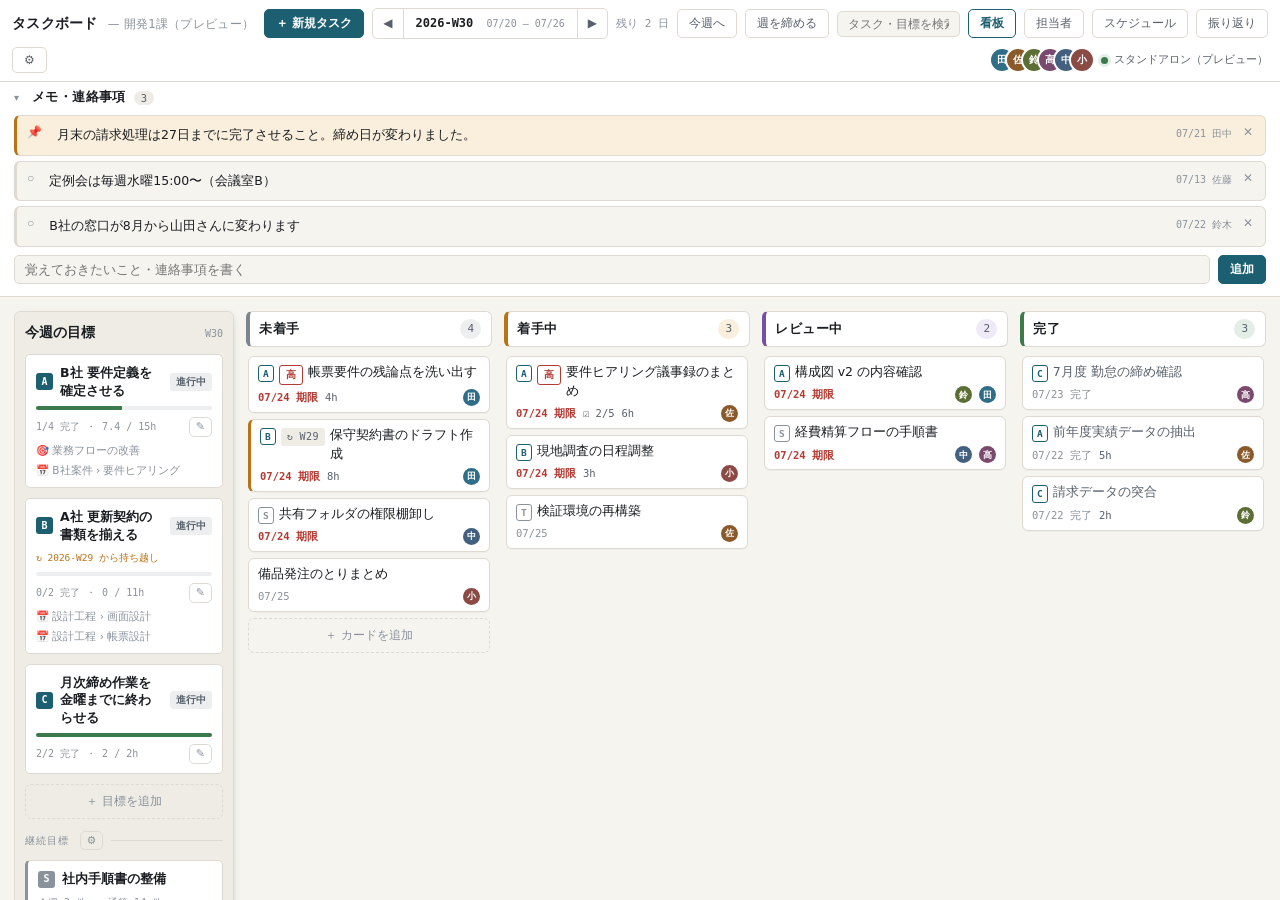
<file: src/ui/index.html>
<!DOCTYPE html>
<html lang="ja">
<head>
  <meta charset="utf-8">
  <meta name="viewport" content="width=device-width, initial-scale=1">
  <title>タスクボード</title>
  <link rel="stylesheet" href="style.css">
</head>
<body>
  <div class="toolbar">
    <span class="brand">タスクボード<small id="boardName"></small></span>
    <button class="btn primary" id="btnNewTask">＋ 新規タスク</button>
    <span class="weeknav">
      <span class="arw" id="btnPrev" title="前の週">◀</span>
      <span class="lbl" id="weekLabel">----</span>
      <span class="arw" id="btnNext" title="次の週">▶</span>
    </span>
    <span class="daysleft" id="daysLeft"></span>
    <button class="btn" id="btnThisWeek">今週へ</button>
    <button class="btn" id="btnCloseWeek">週を締める</button>
    <input class="search" id="search" placeholder="タスク・目標を検索…" autocomplete="off">
    <button class="btn on" data-view="board">看板</button>
    <button class="btn" data-view="assignee">担当者</button>
    <button class="btn" data-view="schedule">スケジュール</button>
    <button class="btn" data-view="retro">振り返り</button>
    <button class="btn" id="btnSettings" title="メンバーと案件">⚙</button>
    <span class="spacer"></span>
    <span class="avatars" id="avatars"></span>
    <span class="sync" id="sync"><i></i><span id="syncText">起動中…</span></span>
  </div>

  <div class="banner" id="banner">
    <span id="bannerText"></span>
    <button class="btn" id="bannerAction"></button>
  </div>

  <div class="filterbar" id="filterBar" hidden>
    <span class="fb-label">絞り込み中</span>
    <span class="fb-name" id="filterName"></span>
    <span class="fb-hit" id="filterHit"></span>
    <button class="btn" id="filterClear">解除して全部表示</button>
  </div>

  <!-- メモ・連絡事項（週をまたいで残る） -->
  <section class="memo" id="memo" hidden>
    <button class="memo-h" id="memoToggle" aria-expanded="true">
      <span class="chev" id="memoChev">▾</span>
      <span class="ttl">メモ・連絡事項</span>
      <span class="cnt" id="memoCount"></span>
      <span class="peek" id="memoPeek"></span>
    </button>
    <div class="memo-b" id="memoBody">
      <div class="memo-list" id="memoList"></div>
      <div class="memo-add">
        <input type="text" id="memoNew" placeholder="覚えておきたいこと・連絡事項を書く" maxlength="200">
        <button class="btn primary" id="memoAdd">追加</button>
      </div>
    </div>
  </section>

  <div class="board-scroll" id="viewRoot">
    <div class="placeholder">読み込み中…</div>
  </div>

  <!-- タスク詳細 / 新規作成ドロワー -->
  <div class="scrim" id="scrim" hidden></div>
  <aside class="drawer" id="drawer" hidden aria-label="タスク詳細">
    <div class="drawer-h">
      <span class="drawer-title" id="drawerTitle">タスク</span>
      <button class="btn icon" id="drawerClose" title="閉じる">✕</button>
    </div>
    <div class="drawer-b">
      <label class="field">
        <span class="k">タイトル</span>
        <textarea id="fTitle" rows="2" placeholder="何をするか"></textarea>
      </label>
      <div class="field-row">
        <label class="field">
          <span class="k">ステータス</span>
          <select id="fStatus"></select>
        </label>
        <label class="field">
          <span class="k">期限</span>
          <input type="date" id="fDue">
        </label>
      </div>
      <label class="field">
        <span class="k">目標</span>
        <select id="fGoal"></select>
      </label>
      <div class="field-row">
        <label class="field">
          <span class="k">案件</span>
          <select id="fProject"></select>
        </label>
        <label class="field">
          <span class="k">優先度</span>
          <select id="fPriority">
            <option value="normal">通常</option>
            <option value="high">高</option>
          </select>
        </label>
      </div>
      <div class="field-row">
        <label class="field">
          <span class="k">工数（h）</span>
          <input type="number" id="fHours" min="0" step="0.5" placeholder="例: 4">
        </label>
        <label class="field" id="fEventWrap" hidden>
          <span class="k">イベント</span>
          <select id="fEvent"></select>
        </label>
      </div>
      <p class="hint" id="fProgress"></p>
      <div class="field">
        <span class="k">担当</span>
        <div class="picker" id="fAssignees"></div>
      </div>
      <div class="field">
        <span class="k">子タスク<span id="fSubCount"></span></span>
        <div class="subs" id="fSubs"></div>
        <div class="addrow">
          <input id="fSubNew" placeholder="手順を追加（Enter）">
          <button class="btn" id="fSubAdd" type="button">追加</button>
        </div>
      </div>
      <label class="field">
        <span class="k">メモ</span>
        <textarea id="fDesc" rows="4" placeholder="補足・決定事項など"></textarea>
      </label>
      <div class="field" id="histWrap" hidden>
        <span class="k">履歴</span>
        <div class="hist" id="fHistory"></div>
      </div>
    </div>
    <div class="drawer-f">
      <button class="btn danger" id="btnDelete">削除</button>
      <button class="btn" id="btnDuplicate">複製</button>
      <span class="spacer"></span>
      <button class="btn" id="btnCancel">キャンセル</button>
      <button class="btn primary" id="btnSave">保存</button>
    </div>
  </aside>

  <!-- 週の目標 編集ドロワー -->
  <aside class="drawer" id="goalDrawer" hidden aria-label="目標の編集">
    <div class="drawer-h">
      <span class="drawer-title" id="goalDrawerTitle">目標を編集</span>
      <button class="btn icon" id="goalClose" title="閉じる">✕</button>
    </div>
    <div class="drawer-b">
      <label class="field">
        <span class="k">目標</span>
        <textarea id="gTitle" rows="2" placeholder="今週これを終わらせる、という単位で"></textarea>
      </label>
      <label class="field">
        <span class="k">状態</span>
        <select id="gStatus">
          <option value="running">進行中</option>
          <option value="achieved">達成</option>
          <option value="carried">持ち越し</option>
        </select>
      </label>
      <div class="field">
        <span class="k">紐づけ（長期目標・予定）</span>
        <div class="glinks" id="gLinks"></div>
        <select id="gLinkAdd"></select>
      </div>
      <p class="hint" id="gHint"></p>
    </div>
    <div class="drawer-f">
      <button class="btn danger" id="gDelete">削除</button>
      <span class="spacer"></span>
      <button class="btn" id="gCancel">キャンセル</button>
      <button class="btn primary" id="gSave">保存</button>
    </div>
  </aside>

  <!-- スケジュール（予定）編集ドロワー -->
  <aside class="drawer" id="schedDrawer" hidden aria-label="予定の編集">
    <div class="drawer-h">
      <span class="drawer-title" id="sdTitleH">予定を編集</span>
      <button class="btn icon" id="sdClose" title="閉じる">✕</button>
    </div>
    <div class="drawer-b">
      <label class="field">
        <span class="k">種類</span>
        <select id="sdKind"></select>
      </label>
      <label class="field">
        <span class="k">タイトル</span>
        <input type="text" id="sdTitle" placeholder="例: 画面設計" maxlength="100">
      </label>
      <label class="field" id="sdStatusWrap" hidden>
        <span class="k">状態</span>
        <select id="sdStatus">
          <option value="running">進行中</option>
          <option value="achieved">達成</option>
          <option value="missed">未達</option>
          <option value="dropped">中止</option>
        </select>
      </label>
      <div class="field-row" id="sdProjRow">
        <label class="field">
          <span class="k">案件</span>
          <select id="sdProject"></select>
        </label>
        <label class="field" id="sdParentWrap">
          <span class="k">親工程</span>
          <select id="sdParent"></select>
        </label>
      </div>
      <div class="field-row">
        <label class="field">
          <span class="k" id="sdStartK">開始日</span>
          <input type="date" id="sdStart">
        </label>
        <label class="field" id="sdEndWrap">
          <span class="k">終了日</span>
          <input type="date" id="sdEnd">
        </label>
      </div>
      <label class="field" id="sdEstimateWrap">
        <span class="k">見積（人日）</span>
        <input type="number" id="sdEstimate" min="0" step="0.5" placeholder="例: 3">
      </label>
      <div class="field">
        <span class="k">担当</span>
        <div class="picker" id="sdAssignees"></div>
      </div>
      <div class="field" id="sdHistWrap" hidden>
        <span class="k">履歴</span>
        <div class="hist" id="sdHistory"></div>
      </div>
    </div>
    <div class="drawer-f">
      <button class="btn danger" id="sdDelete">削除</button>
      <span class="spacer"></span>
      <button class="btn" id="sdCancel">キャンセル</button>
      <button class="btn primary" id="sdSave">保存</button>
    </div>
  </aside>

  <!-- 継続目標の管理ドロワー -->
  <aside class="drawer" id="contDrawer" hidden aria-label="継続目標の管理">
    <div class="drawer-h">
      <span class="drawer-title">継続目標の管理</span>
      <button class="btn icon" id="contClose" title="閉じる">✕</button>
    </div>
    <div class="drawer-b">
      <p class="hint">週に属さず、毎週少しずつ進める目標です。週の締めでは判定されません。</p>
      <div class="cglist" id="contList"></div>
      <div class="field">
        <span class="k">新しい継続目標</span>
        <div class="addrow">
          <input type="text" id="contNew" placeholder="例: 社内手順書の整備">
          <button class="btn primary" id="contAdd">追加</button>
        </div>
      </div>
    </div>
    <div class="drawer-f">
      <span class="spacer"></span>
      <button class="btn" id="contDone">閉じる</button>
    </div>
  </aside>

  <!-- メンバー・案件の設定ドロワー -->
  <aside class="drawer" id="setDrawer" hidden aria-label="メンバーと案件の設定">
    <div class="drawer-h">
      <span class="drawer-title">メンバーと案件</span>
      <button class="btn icon" id="setClose" title="閉じる">✕</button>
    </div>
    <div class="drawer-b">
      <div class="sec">
        <div class="sec-h">工数</div>
        <p class="hint">予定の見積は人日、タスクの工数は時間で入力します。人日への換算に使う時間数です。</p>
        <div class="field">
          <span class="k">1人日の時間数</span>
          <div class="addrow">
            <input type="number" id="hoursPerDay" min="0.5" max="24" step="0.5">
            <button class="btn primary" id="hoursPerDaySave">保存</button>
          </div>
        </div>
      </div>

      <div class="sec">
        <div class="sec-h">メンバー</div>
        <p class="hint">チームから外れた人は、削除より<b>休止</b>をお勧めします。休止すると新しい割り当ての候補から外れますが、過去の担当記録は残ります。</p>
        <div class="mblist" id="memberList"></div>
        <div class="field">
          <span class="k">メンバーを追加</span>
          <div class="addrow">
            <input type="text" id="memberNew" placeholder="例: 山田" maxlength="20">
            <button class="btn primary" id="memberAdd">追加</button>
          </div>
        </div>
      </div>

      <div class="sec">
        <div class="sec-h">案件</div>
        <p class="hint">タスクをどの仕事に紐づけるかの分類です。終わった案件は休止にすると選択肢から外れます。</p>
        <div class="mblist" id="projectList"></div>
        <div class="field">
          <span class="k">案件を追加</span>
          <div class="addrow">
            <input type="text" id="projectNew" placeholder="例: C社リプレース" maxlength="40">
            <button class="btn primary" id="projectAdd">追加</button>
          </div>
        </div>
      </div>
    </div>
    <div class="drawer-f">
      <span class="spacer"></span>
      <button class="btn" id="setDone">閉じる</button>
    </div>
  </aside>

  <!-- 締めの解除ダイアログ -->
  <div class="scrim" id="reopenScrim" hidden></div>
  <div class="modal" id="reopenModal" hidden role="dialog" aria-label="締めを解除">
    <div class="modal-h">
      <div class="t" id="reopenTitle">締めを解除</div>
      <div class="s" id="reopenSub"></div>
    </div>
    <div class="modal-b" id="reopenBody"></div>
    <div class="modal-f">
      <span class="spacer"></span>
      <button class="btn" id="reopenCancel">やめる</button>
      <button class="btn primary" id="reopenConfirm">解除する</button>
    </div>
  </div>

  <!-- 週の締めダイアログ -->
  <div class="scrim" id="closeScrim" hidden></div>
  <div class="modal" id="closeModal" hidden role="dialog" aria-label="週を締める">
    <div class="modal-h">
      <div class="t" id="closeTitle">週を締める</div>
      <div class="s" id="closeSub"></div>
    </div>
    <div class="modal-b" id="closeBody"></div>
    <div class="modal-f">
      <span class="note" id="closeSummary"></span>
      <span class="spacer"></span>
      <button class="btn" id="closeCancel">あとで</button>
      <button class="btn primary" id="closeConfirm">締める</button>
    </div>
  </div>

  <div class="toast" id="toast"></div>

  <script src="app.js"></script>
</body>
</html>
</file>
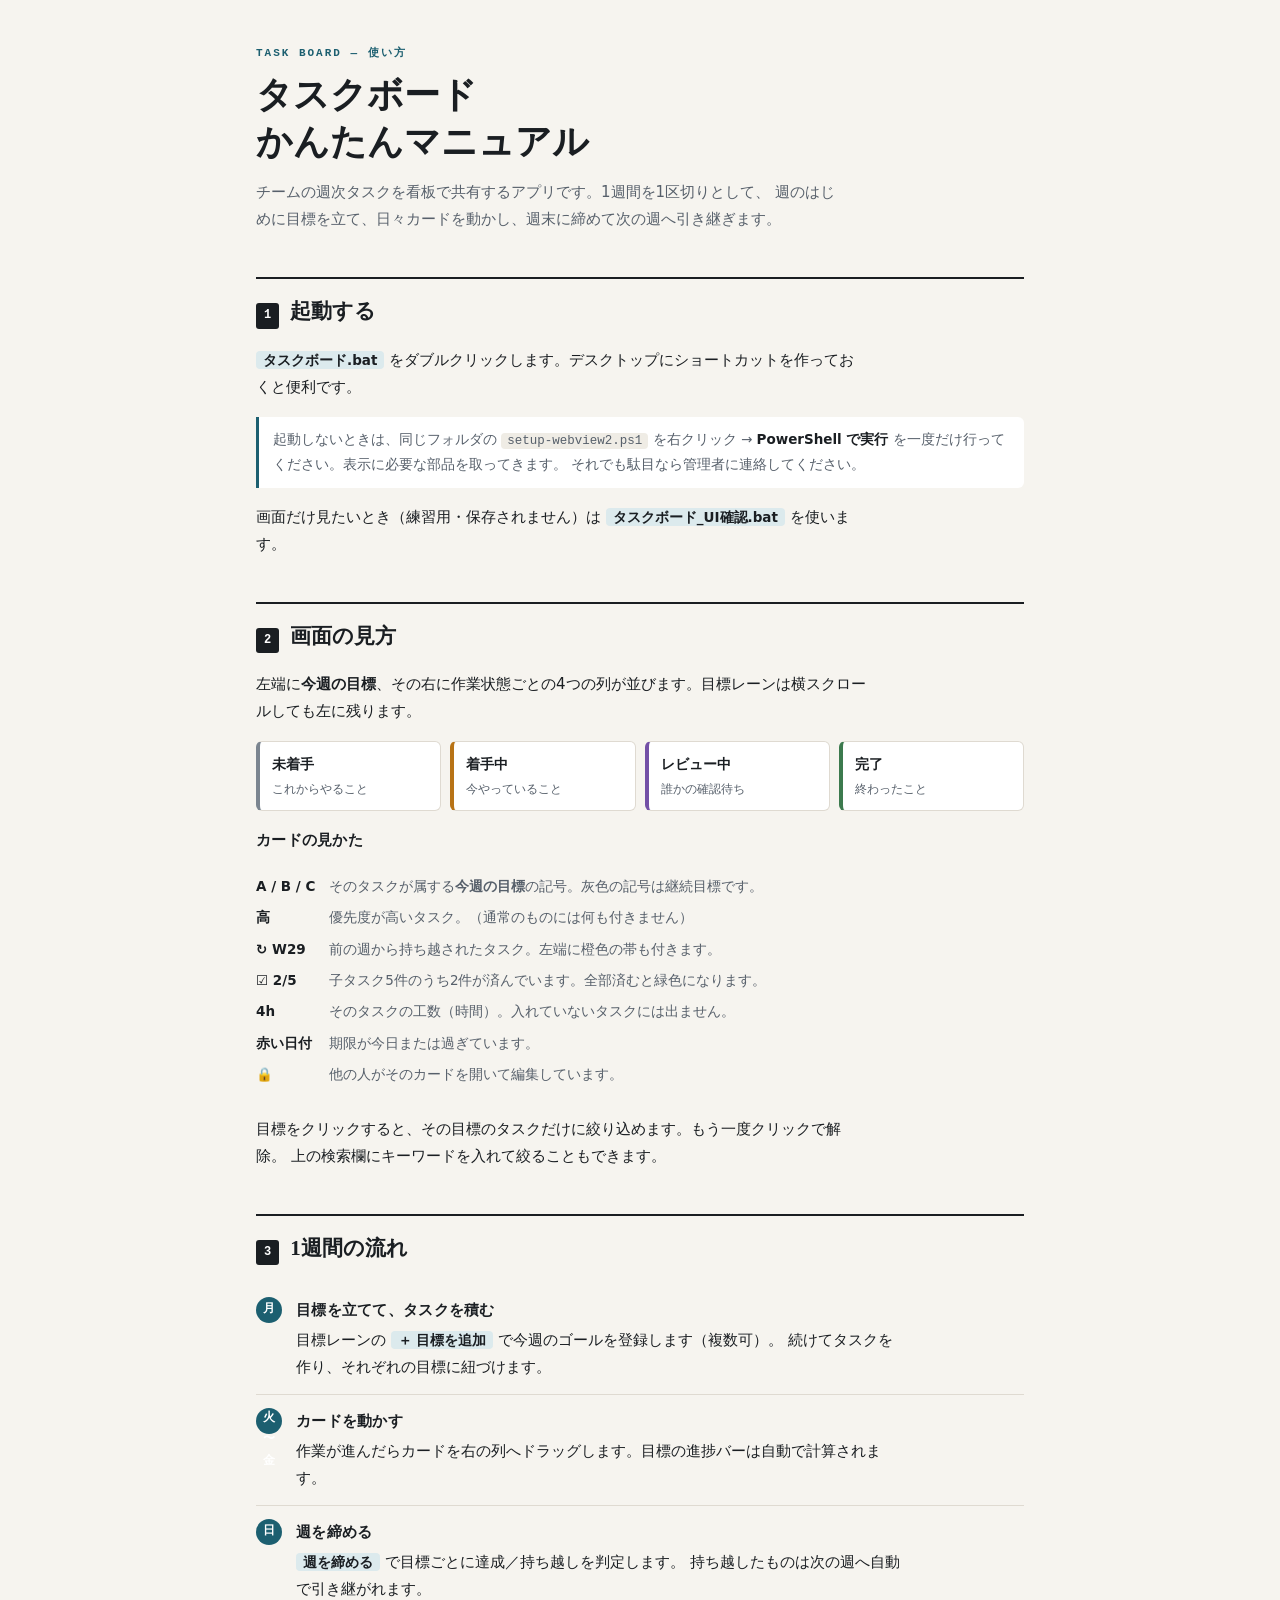
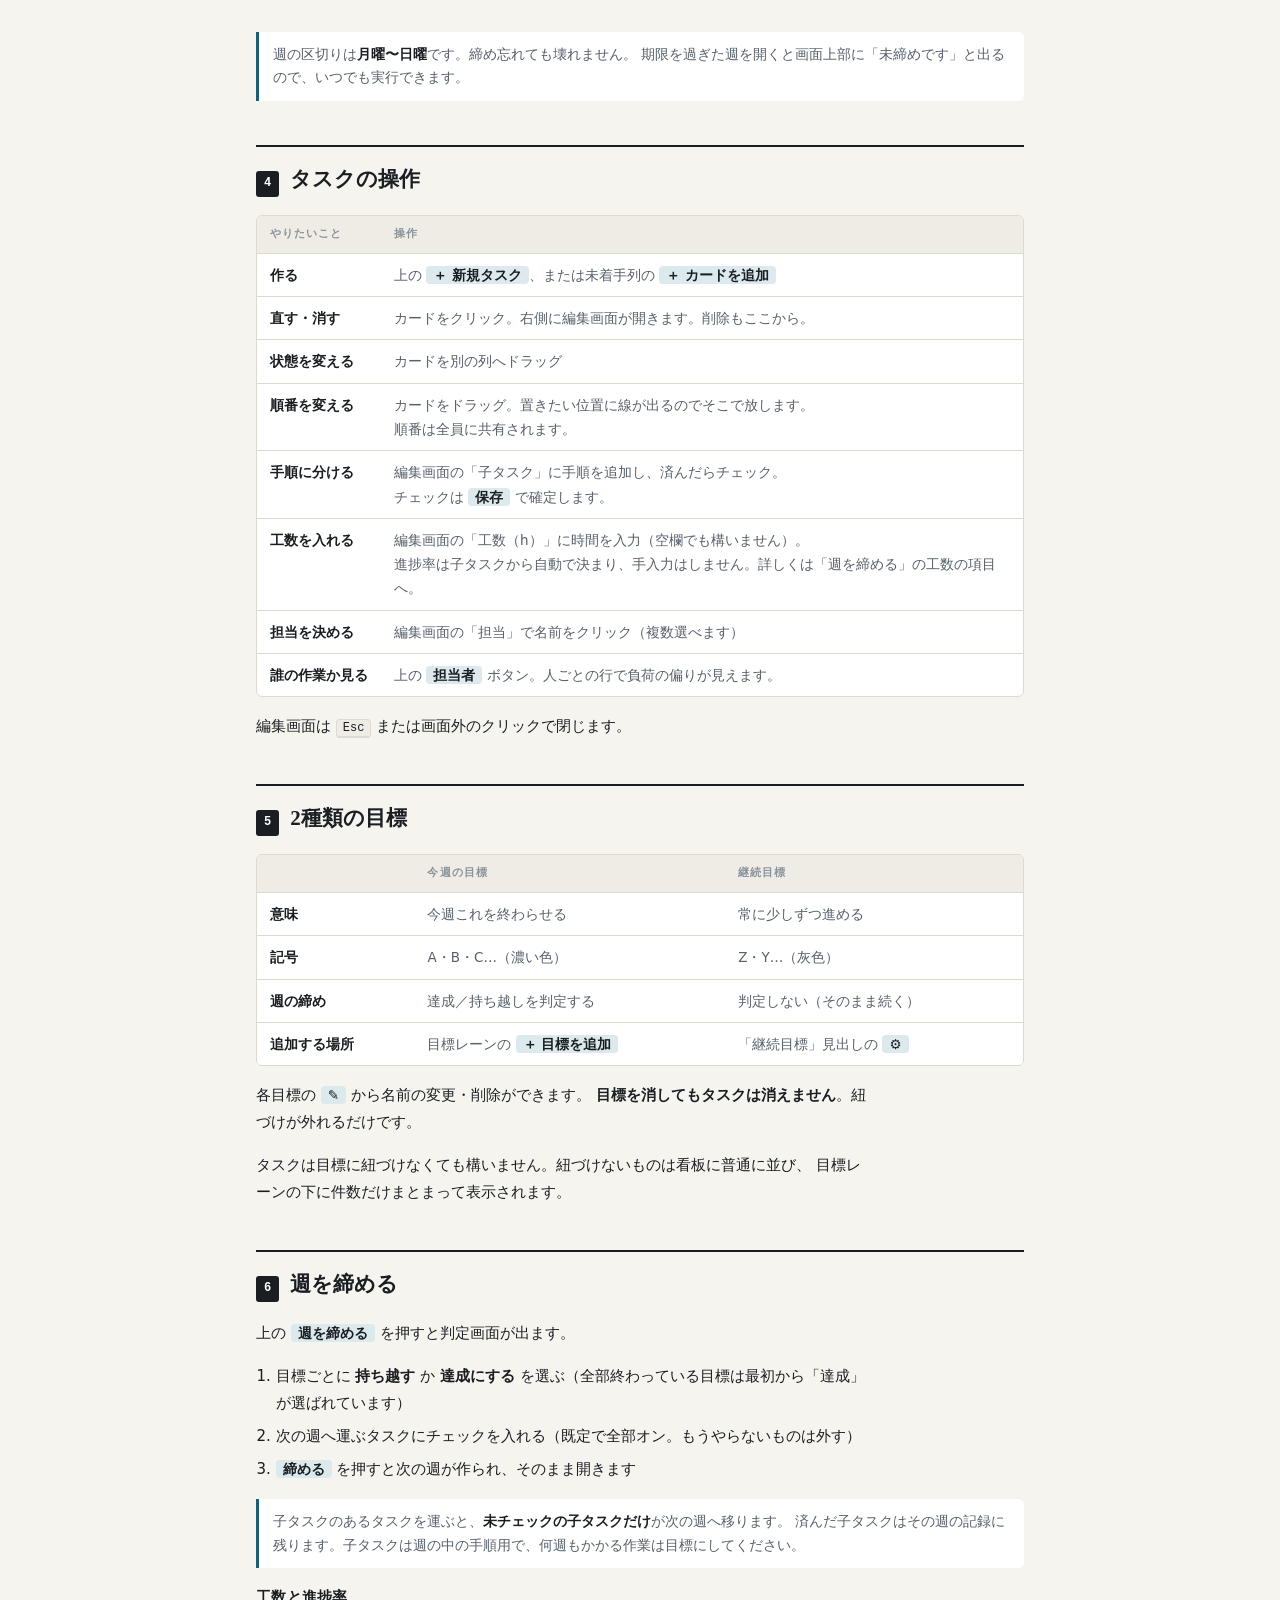
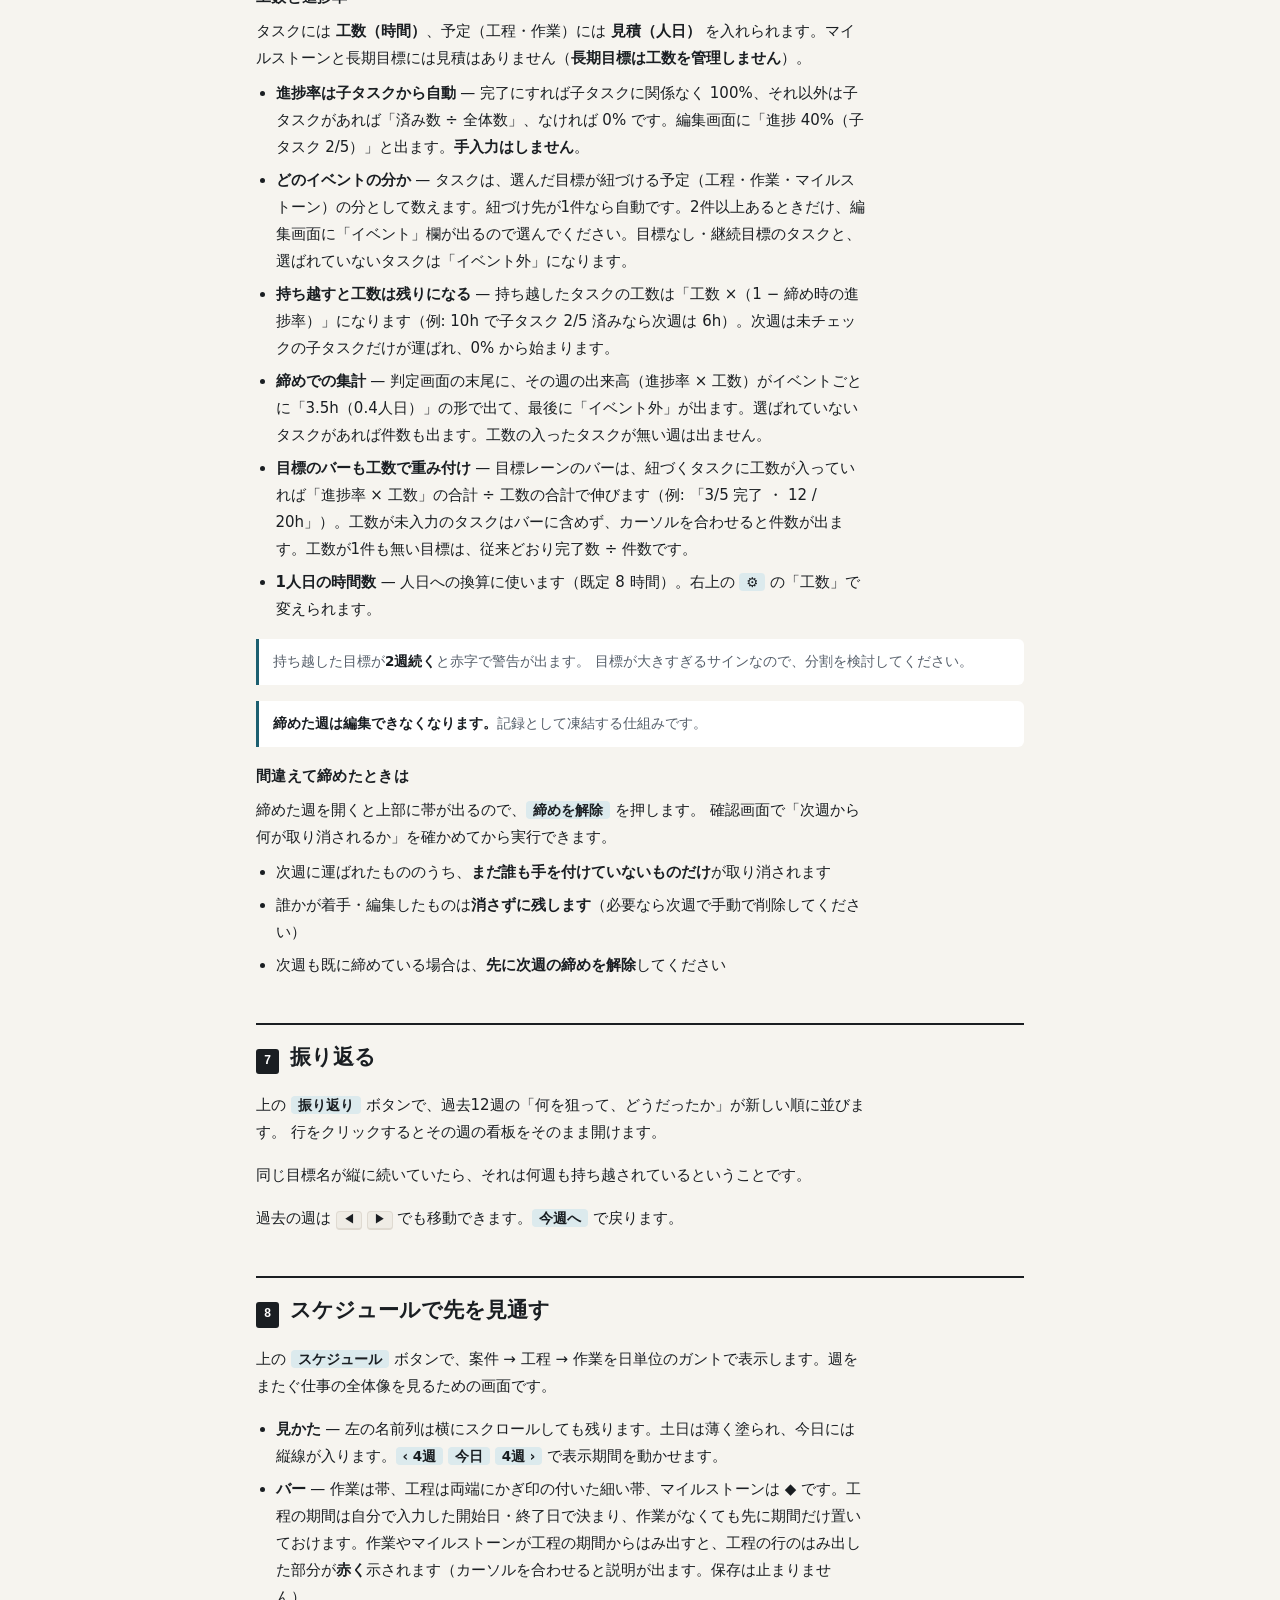
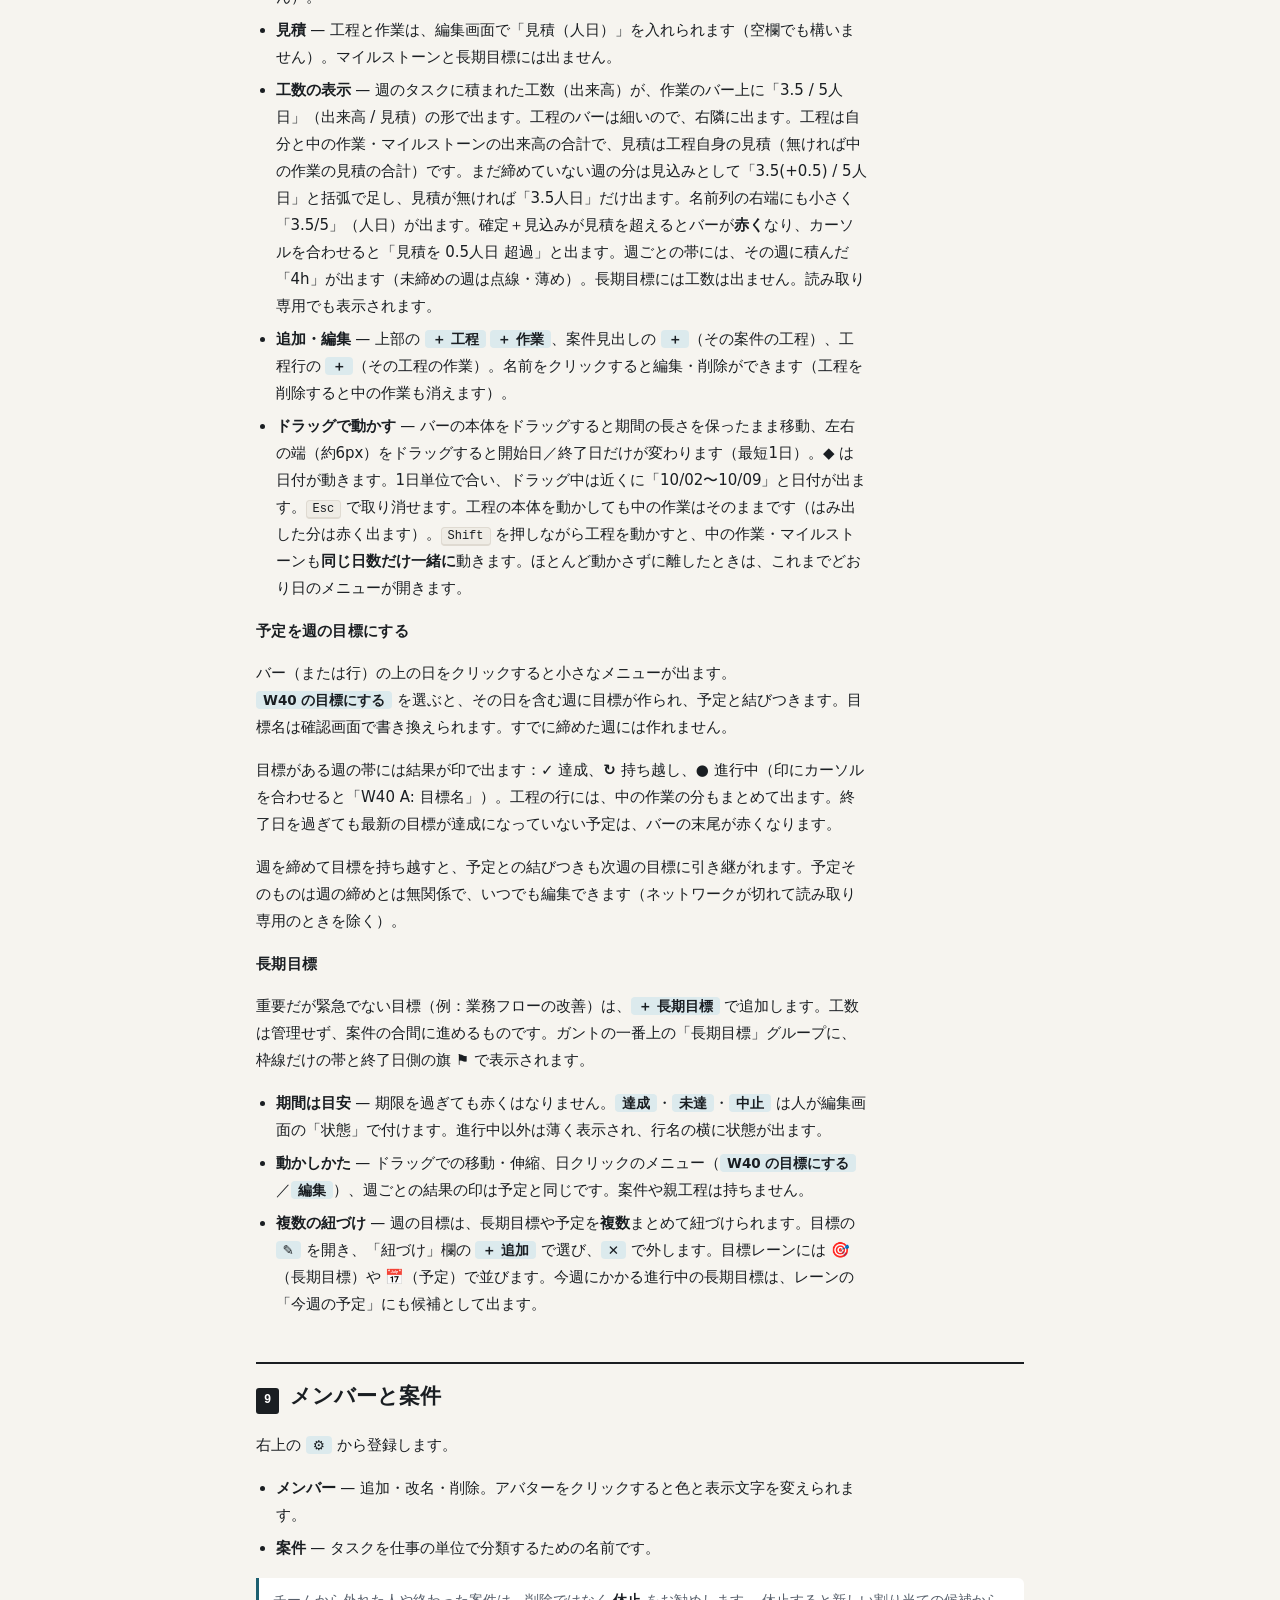
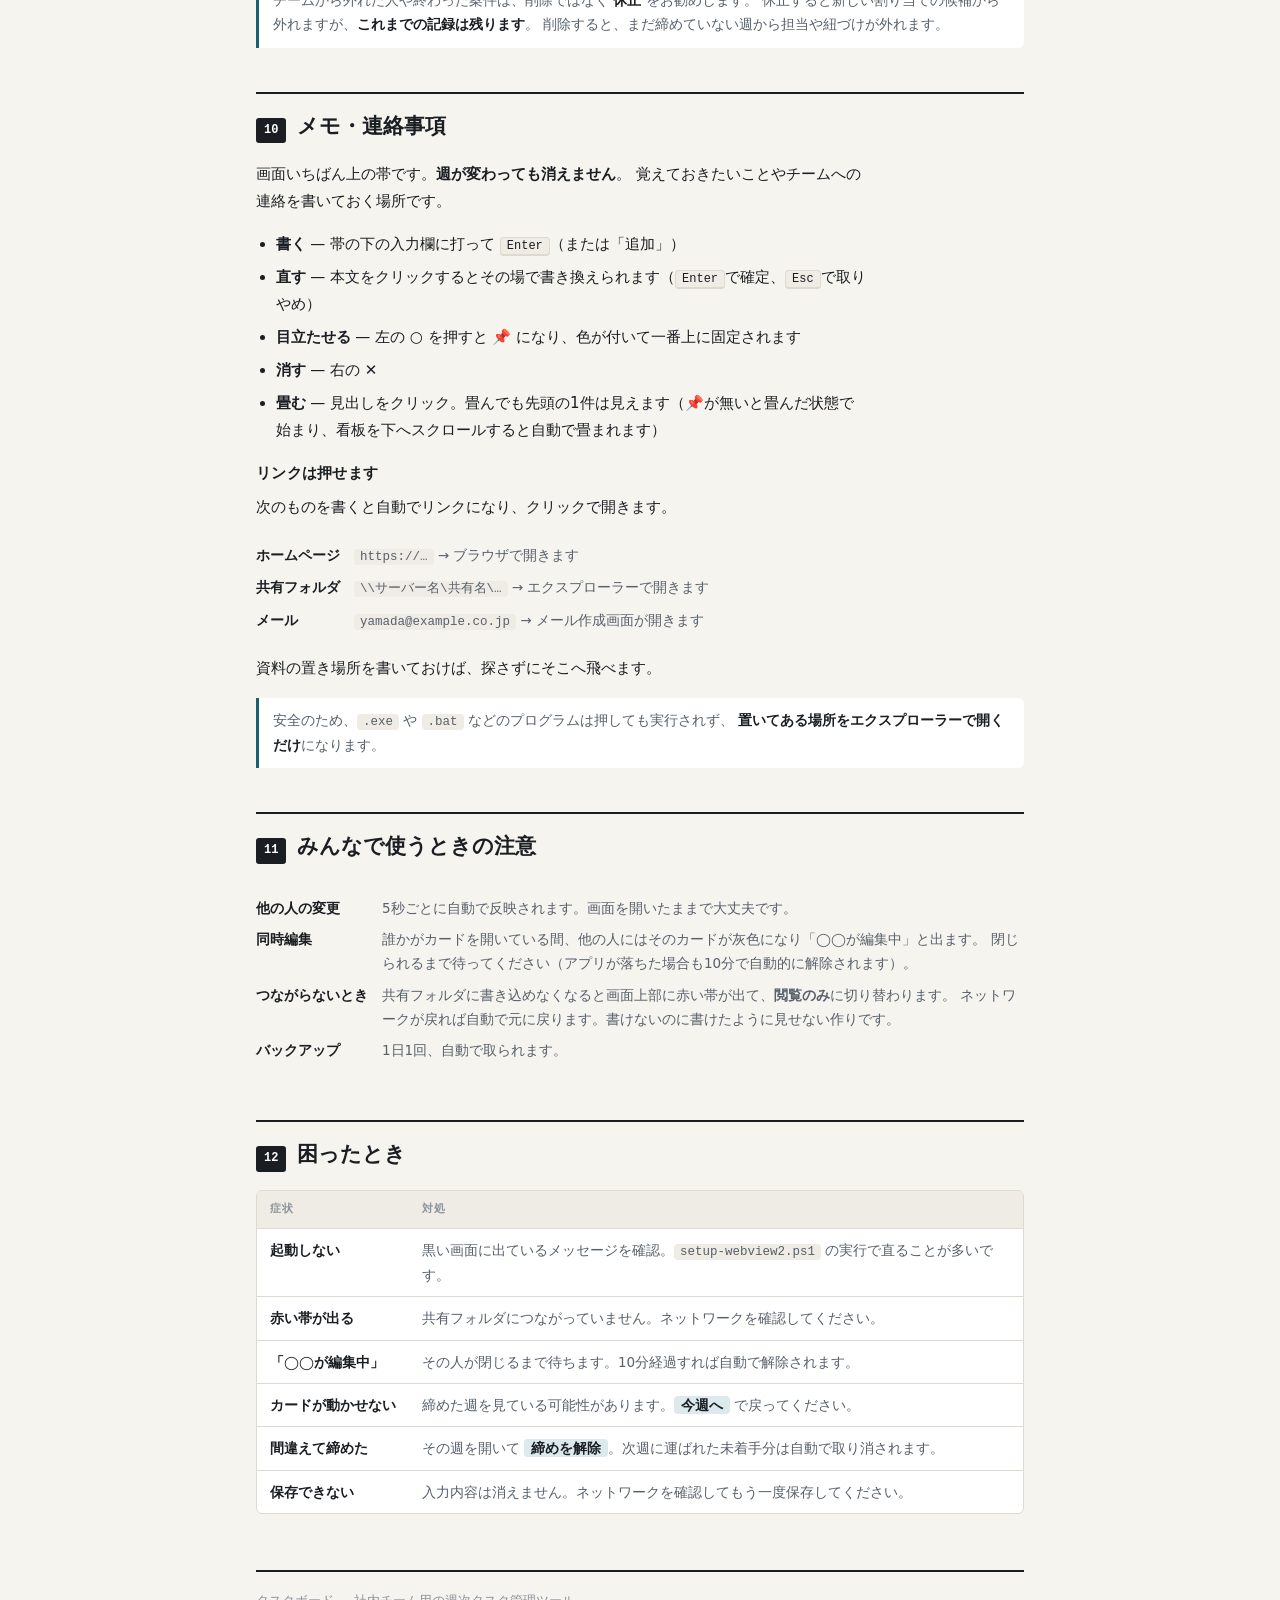
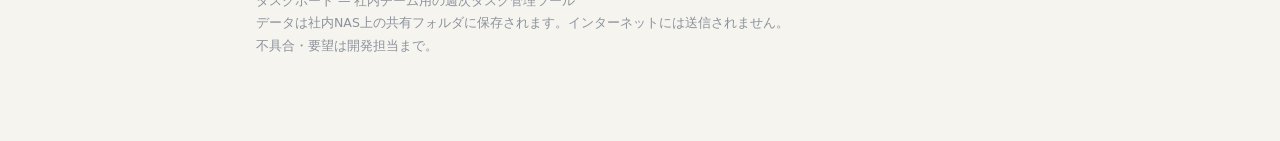
<file: マニュアル.html>
<!DOCTYPE html>
<html lang="ja">
<head>
<meta charset="utf-8">
<meta name="viewport" content="width=device-width, initial-scale=1">
<title>タスクボード 使い方</title>
<style>
  :root {
    --paper:#F6F4EF; --surface:#FFFFFF; --surface-2:#EFECE5;
    --ink:#1A1E22; --ink-2:#57606B; --ink-3:#8A929C; --rule:#DFDAD1;
    --accent:#1C5F70; --accent-soft:#DCEAED; --danger:#B33B33;
    --st-todo:#7B8590; --st-doing:#B87316; --st-review:#7350A6; --st-done:#3C7A4E;
    --font-display:"Yu Mincho",YuMincho,"Hiragino Mincho ProN",serif;
    --font-ui:"Yu Gothic UI","Yu Gothic","Hiragino Kaku Gothic ProN",Meiryo,system-ui,sans-serif;
    --font-mono:ui-monospace,"Cascadia Mono",Consolas,monospace;
  }
  @media (prefers-color-scheme: dark) {
    :root {
      --paper:#15181B; --surface:#1D2126; --surface-2:#262B31;
      --ink:#E9E6E0; --ink-2:#A3ABB5; --ink-3:#757D87; --rule:#303740;
      --accent:#63B4C6; --accent-soft:#1B3941; --danger:#E58278;
      --st-todo:#99A2AC; --st-doing:#DFA046; --st-review:#A98BD8; --st-done:#6FB183;
    }
  }
  *{box-sizing:border-box}
  body{margin:0;background:var(--paper);color:var(--ink);font-family:var(--font-ui);
       font-size:15px;line-height:1.8;-webkit-font-smoothing:antialiased}
  .wrap{max-width:820px;margin:0 auto;padding:44px 26px 90px}

  h1{font-family:var(--font-display);font-weight:600;font-size:clamp(26px,4vw,36px);
     line-height:1.3;margin:8px 0 0;text-wrap:balance}
  .eyebrow{font-family:var(--font-mono);font-size:11px;letter-spacing:.18em;
           text-transform:uppercase;color:var(--accent);font-weight:700}
  .lede{color:var(--ink-2);margin:14px 0 0;max-width:62ch}

  h2{font-family:var(--font-display);font-weight:600;font-size:21px;margin:0;
     padding-top:14px;border-top:2px solid var(--ink);display:flex;align-items:baseline;gap:11px}
  .num{font-family:var(--font-mono);font-size:12px;font-weight:700;color:var(--surface);
       background:var(--ink);padding:2px 8px;border-radius:3px;flex:none}
  h3{font-size:14.5px;font-weight:700;margin:0;letter-spacing:.02em}
  section{margin-top:44px;display:flex;flex-direction:column;gap:16px}
  .block{display:flex;flex-direction:column;gap:8px}
  p{margin:0;max-width:64ch}

  kbd{font-family:var(--font-mono);font-size:12px;background:var(--surface-2);
      border:1px solid var(--rule);border-bottom-width:2px;border-radius:4px;padding:1px 6px;white-space:nowrap}
  .ui{font-weight:700;background:var(--accent-soft);color:var(--ink);
      border-radius:4px;padding:1px 7px;white-space:nowrap;font-size:13.5px}
  code{font-family:var(--font-mono);font-size:12.5px;background:var(--surface-2);
       padding:1px 6px;border-radius:4px}

  ul,ol{margin:0;padding-left:1.3em;display:flex;flex-direction:column;gap:6px}
  li{max-width:62ch}

  .steps{display:flex;flex-direction:column;gap:0;counter-reset:s}
  .step{display:flex;gap:14px;padding:13px 0;border-bottom:1px solid var(--rule)}
  .step:last-child{border-bottom:none}
  .step .n{flex:none;width:26px;height:26px;border-radius:50%;background:var(--accent);
           color:#fff;display:grid;place-items:center;font-family:var(--font-mono);
           font-size:12px;font-weight:700}
  @media (prefers-color-scheme: dark){.step .n{color:#0F1417}}
  .step .body{display:flex;flex-direction:column;gap:4px;min-width:0}

  .cols{display:grid;grid-template-columns:repeat(auto-fit,minmax(150px,1fr));gap:9px}
  .col{border:1px solid var(--rule);border-radius:6px;background:var(--surface);
       padding:10px 12px;border-left:4px solid var(--c);display:flex;flex-direction:column;gap:3px}
  .col .t{font-weight:700;font-size:13.5px}
  .col .d{font-size:12px;color:var(--ink-2);line-height:1.65}

  .tbl{overflow-x:auto;border:1px solid var(--rule);border-radius:6px}
  table{border-collapse:collapse;width:100%;font-size:13.5px}
  th,td{text-align:left;padding:9px 13px;border-bottom:1px solid var(--rule);vertical-align:top}
  th{font-family:var(--font-mono);font-size:10.5px;letter-spacing:.1em;text-transform:uppercase;
     color:var(--ink-3);background:var(--surface-2);font-weight:700;white-space:nowrap}
  tr:last-child td{border-bottom:none}
  td{background:var(--surface);color:var(--ink-2)}
  td:first-child{color:var(--ink);font-weight:700;white-space:nowrap}

  .note{border-left:3px solid var(--accent);background:var(--surface);padding:11px 14px;
        border-radius:0 6px 6px 0;font-size:13.5px;line-height:1.75;color:var(--ink-2)}
  .note b{color:var(--ink)}
  .warn{border-left-color:var(--danger)}
  .warn b{color:var(--danger)}

  .kv{display:grid;grid-template-columns:auto 1fr;gap:7px 14px;font-size:13.5px;align-items:baseline}
  .kv dt{font-weight:700;white-space:nowrap}
  .kv dd{margin:0;color:var(--ink-2)}

  footer{margin-top:56px;padding-top:18px;border-top:2px solid var(--ink);
         font-size:12.5px;color:var(--ink-3);line-height:1.8}
</style>
</head>
<body>
<div class="wrap">

  <header>
    <div class="eyebrow">Task Board — 使い方</div>
    <h1>タスクボード<br>かんたんマニュアル</h1>
    <p class="lede">チームの週次タスクを看板で共有するアプリです。1週間を1区切りとして、
    週のはじめに目標を立て、日々カードを動かし、週末に締めて次の週へ引き継ぎます。</p>
  </header>

  <!-- 1 -->
  <section>
    <h2><span class="num">1</span>起動する</h2>
    <p><span class="ui">タスクボード.bat</span> をダブルクリックします。デスクトップにショートカットを作っておくと便利です。</p>
    <div class="note">
      起動しないときは、同じフォルダの <code>setup-webview2.ps1</code> を右クリック →
      <b>PowerShell で実行</b> を一度だけ行ってください。表示に必要な部品を取ってきます。
      それでも駄目なら管理者に連絡してください。
    </div>
    <p>画面だけ見たいとき（練習用・保存されません）は <span class="ui">タスクボード_UI確認.bat</span> を使います。</p>
  </section>

  <!-- 2 -->
  <section>
    <h2><span class="num">2</span>画面の見方</h2>
    <p>左端に<b>今週の目標</b>、その右に作業状態ごとの4つの列が並びます。目標レーンは横スクロールしても左に残ります。</p>
    <div class="cols">
      <div class="col" style="--c:var(--st-todo)"><span class="t">未着手</span><span class="d">これからやること</span></div>
      <div class="col" style="--c:var(--st-doing)"><span class="t">着手中</span><span class="d">今やっていること</span></div>
      <div class="col" style="--c:var(--st-review)"><span class="t">レビュー中</span><span class="d">誰かの確認待ち</span></div>
      <div class="col" style="--c:var(--st-done)"><span class="t">完了</span><span class="d">終わったこと</span></div>
    </div>
    <div class="block">
      <h3>カードの見かた</h3>
      <dl class="kv">
        <dt>A / B / C</dt><dd>そのタスクが属する<b>今週の目標</b>の記号。灰色の記号は継続目標です。</dd>
        <dt>高</dt><dd>優先度が高いタスク。（通常のものには何も付きません）</dd>
        <dt>↻ W29</dt><dd>前の週から持ち越されたタスク。左端に橙色の帯も付きます。</dd>
        <dt>☑ 2/5</dt><dd>子タスク5件のうち2件が済んでいます。全部済むと緑色になります。</dd>
        <dt>4h</dt><dd>そのタスクの工数（時間）。入れていないタスクには出ません。</dd>
        <dt>赤い日付</dt><dd>期限が今日または過ぎています。</dd>
        <dt>🔒</dt><dd>他の人がそのカードを開いて編集しています。</dd>
      </dl>
    </div>
    <p>目標をクリックすると、その目標のタスクだけに絞り込めます。もう一度クリックで解除。
    上の検索欄にキーワードを入れて絞ることもできます。</p>
  </section>

  <!-- 3 -->
  <section>
    <h2><span class="num">3</span>1週間の流れ</h2>
    <div class="steps">
      <div class="step"><span class="n">月</span><div class="body">
        <h3>目標を立てて、タスクを積む</h3>
        <p>目標レーンの <span class="ui">＋ 目標を追加</span> で今週のゴールを登録します（複数可）。
        続けてタスクを作り、それぞれの目標に紐づけます。</p>
      </div></div>
      <div class="step"><span class="n">火<br>〜<br>金</span><div class="body">
        <h3>カードを動かす</h3>
        <p>作業が進んだらカードを右の列へドラッグします。目標の進捗バーは自動で計算されます。</p>
      </div></div>
      <div class="step"><span class="n">日</span><div class="body">
        <h3>週を締める</h3>
        <p><span class="ui">週を締める</span> で目標ごとに達成／持ち越しを判定します。
        持ち越したものは次の週へ自動で引き継がれます。</p>
      </div></div>
    </div>
    <div class="note">週の区切りは<b>月曜〜日曜</b>です。締め忘れても壊れません。
    期限を過ぎた週を開くと画面上部に「未締めです」と出るので、いつでも実行できます。</div>
  </section>

  <!-- 4 -->
  <section>
    <h2><span class="num">4</span>タスクの操作</h2>
    <div class="tbl">
      <table>
        <thead><tr><th>やりたいこと</th><th>操作</th></tr></thead>
        <tbody>
          <tr><td>作る</td><td>上の <span class="ui">＋ 新規タスク</span>、または未着手列の <span class="ui">＋ カードを追加</span></td></tr>
          <tr><td>直す・消す</td><td>カードをクリック。右側に編集画面が開きます。削除もここから。</td></tr>
          <tr><td>状態を変える</td><td>カードを別の列へドラッグ</td></tr>
          <tr><td>順番を変える</td><td>カードをドラッグ。置きたい位置に線が出るのでそこで放します。<br>順番は全員に共有されます。</td></tr>
          <tr><td>手順に分ける</td><td>編集画面の「子タスク」に手順を追加し、済んだらチェック。<br>チェックは <span class="ui">保存</span> で確定します。</td></tr>
          <tr><td>工数を入れる</td><td>編集画面の「工数（h）」に時間を入力（空欄でも構いません）。<br>進捗率は子タスクから自動で決まり、手入力はしません。詳しくは「週を締める」の工数の項目へ。</td></tr>
          <tr><td>担当を決める</td><td>編集画面の「担当」で名前をクリック（複数選べます）</td></tr>
          <tr><td>誰の作業か見る</td><td>上の <span class="ui">担当者</span> ボタン。人ごとの行で負荷の偏りが見えます。</td></tr>
        </tbody>
      </table>
    </div>
    <p>編集画面は <kbd>Esc</kbd> または画面外のクリックで閉じます。</p>
  </section>

  <!-- 5 -->
  <section>
    <h2><span class="num">5</span>2種類の目標</h2>
    <div class="tbl">
      <table>
        <thead><tr><th></th><th>今週の目標</th><th>継続目標</th></tr></thead>
        <tbody>
          <tr><td>意味</td><td>今週これを終わらせる</td><td>常に少しずつ進める</td></tr>
          <tr><td>記号</td><td>A・B・C…（濃い色）</td><td>Z・Y…（灰色）</td></tr>
          <tr><td>週の締め</td><td>達成／持ち越しを判定する</td><td>判定しない（そのまま続く）</td></tr>
          <tr><td>追加する場所</td><td>目標レーンの <span class="ui">＋ 目標を追加</span></td><td>「継続目標」見出しの <span class="ui">⚙</span></td></tr>
        </tbody>
      </table>
    </div>
    <p>各目標の <span class="ui">✎</span> から名前の変更・削除ができます。
    <b>目標を消してもタスクは消えません</b>。紐づけが外れるだけです。</p>
    <p>タスクは目標に紐づけなくても構いません。紐づけないものは看板に普通に並び、
    目標レーンの下に件数だけまとまって表示されます。</p>
  </section>

  <!-- 6 -->
  <section>
    <h2><span class="num">6</span>週を締める</h2>
    <p>上の <span class="ui">週を締める</span> を押すと判定画面が出ます。</p>
    <ol>
      <li>目標ごとに <b>持ち越す</b> か <b>達成にする</b> を選ぶ（全部終わっている目標は最初から「達成」が選ばれています）</li>
      <li>次の週へ運ぶタスクにチェックを入れる（既定で全部オン。もうやらないものは外す）</li>
      <li><span class="ui">締める</span> を押すと次の週が作られ、そのまま開きます</li>
    </ol>
    <div class="note">子タスクのあるタスクを運ぶと、<b>未チェックの子タスクだけ</b>が次の週へ移ります。
    済んだ子タスクはその週の記録に残ります。子タスクは週の中の手順用で、何週もかかる作業は目標にしてください。</div>
    <div class="block">
      <h3>工数と進捗率</h3>
      <p>タスクには <b>工数（時間）</b>、予定（工程・作業）には <b>見積（人日）</b> を入れられます。マイルストーンと長期目標には見積はありません（<b>長期目標は工数を管理しません</b>）。</p>
      <ul>
        <li><b>進捗率は子タスクから自動</b> — 完了にすれば子タスクに関係なく 100%、それ以外は子タスクがあれば「済み数 ÷ 全体数」、なければ 0% です。編集画面に「進捗 40%（子タスク 2/5）」と出ます。<b>手入力はしません</b>。</li>
        <li><b>どのイベントの分か</b> — タスクは、選んだ目標が紐づける予定（工程・作業・マイルストーン）の分として数えます。紐づけ先が1件なら自動です。2件以上あるときだけ、編集画面に「イベント」欄が出るので選んでください。目標なし・継続目標のタスクと、選ばれていないタスクは「イベント外」になります。</li>
        <li><b>持ち越すと工数は残りになる</b> — 持ち越したタスクの工数は「工数 ×（1 − 締め時の進捗率）」になります（例: 10h で子タスク 2/5 済みなら次週は 6h）。次週は未チェックの子タスクだけが運ばれ、0% から始まります。</li>
        <li><b>締めでの集計</b> — 判定画面の末尾に、その週の出来高（進捗率 × 工数）がイベントごとに「3.5h（0.4人日）」の形で出て、最後に「イベント外」が出ます。選ばれていないタスクがあれば件数も出ます。工数の入ったタスクが無い週は出ません。</li>
        <li><b>目標のバーも工数で重み付け</b> — 目標レーンのバーは、紐づくタスクに工数が入っていれば「進捗率 × 工数」の合計 ÷ 工数の合計で伸びます（例: 「3/5 完了 ・ 12 / 20h」）。工数が未入力のタスクはバーに含めず、カーソルを合わせると件数が出ます。工数が1件も無い目標は、従来どおり完了数 ÷ 件数です。</li>
        <li><b>1人日の時間数</b> — 人日への換算に使います（既定 8 時間）。右上の <span class="ui">⚙</span> の「工数」で変えられます。</li>
      </ul>
    </div>
    <div class="note">持ち越した目標が<b>2週続く</b>と赤字で警告が出ます。
    目標が大きすぎるサインなので、分割を検討してください。</div>
    <div class="note">
      <b>締めた週は編集できなくなります。</b>記録として凍結する仕組みです。
    </div>
    <div class="block">
      <h3>間違えて締めたときは</h3>
      <p>締めた週を開くと上部に帯が出るので、<span class="ui">締めを解除</span> を押します。
      確認画面で「次週から何が取り消されるか」を確かめてから実行できます。</p>
      <ul>
        <li>次週に運ばれたもののうち、<b>まだ誰も手を付けていないものだけ</b>が取り消されます</li>
        <li>誰かが着手・編集したものは<b>消さずに残します</b>（必要なら次週で手動で削除してください）</li>
        <li>次週も既に締めている場合は、<b>先に次週の締めを解除</b>してください</li>
      </ul>
    </div>
  </section>

  <!-- 7 -->
  <section>
    <h2><span class="num">7</span>振り返る</h2>
    <p>上の <span class="ui">振り返り</span> ボタンで、過去12週の「何を狙って、どうだったか」が新しい順に並びます。
    行をクリックするとその週の看板をそのまま開けます。</p>
    <p>同じ目標名が縦に続いていたら、それは何週も持ち越されているということです。</p>
    <p>過去の週は <kbd>◀</kbd> <kbd>▶</kbd> でも移動できます。<span class="ui">今週へ</span> で戻ります。</p>
  </section>

  <!-- 8 -->
  <section>
    <h2><span class="num">8</span>スケジュールで先を見通す</h2>
    <p>上の <span class="ui">スケジュール</span> ボタンで、案件 → 工程 → 作業を日単位のガントで表示します。週をまたぐ仕事の全体像を見るための画面です。</p>
    <ul>
      <li><b>見かた</b> — 左の名前列は横にスクロールしても残ります。土日は薄く塗られ、今日には縦線が入ります。<span class="ui">‹ 4週</span> <span class="ui">今日</span> <span class="ui">4週 ›</span> で表示期間を動かせます。</li>
      <li><b>バー</b> — 作業は帯、工程は両端にかぎ印の付いた細い帯、マイルストーンは ◆ です。工程の期間は自分で入力した開始日・終了日で決まり、作業がなくても先に期間だけ置いておけます。作業やマイルストーンが工程の期間からはみ出すと、工程の行のはみ出した部分が<b>赤く</b>示されます（カーソルを合わせると説明が出ます。保存は止まりません）。</li>
      <li><b>見積</b> — 工程と作業は、編集画面で「見積（人日）」を入れられます（空欄でも構いません）。マイルストーンと長期目標には出ません。</li>
      <li><b>工数の表示</b> — 週のタスクに積まれた工数（出来高）が、作業のバー上に「3.5 / 5人日」（出来高 / 見積）の形で出ます。工程のバーは細いので、右隣に出ます。工程は自分と中の作業・マイルストーンの出来高の合計で、見積は工程自身の見積（無ければ中の作業の見積の合計）です。まだ締めていない週の分は見込みとして「3.5(+0.5) / 5人日」と括弧で足し、見積が無ければ「3.5人日」だけ出ます。名前列の右端にも小さく「3.5/5」（人日）が出ます。確定＋見込みが見積を超えるとバーが<b>赤く</b>なり、カーソルを合わせると「見積を 0.5人日 超過」と出ます。週ごとの帯には、その週に積んだ「4h」が出ます（未締めの週は点線・薄め）。長期目標には工数は出ません。読み取り専用でも表示されます。</li>
      <li><b>追加・編集</b> — 上部の <span class="ui">＋ 工程</span> <span class="ui">＋ 作業</span>、案件見出しの <span class="ui">＋</span>（その案件の工程）、工程行の <span class="ui">＋</span>（その工程の作業）。名前をクリックすると編集・削除ができます（工程を削除すると中の作業も消えます）。</li>
      <li><b>ドラッグで動かす</b> — バーの本体をドラッグすると期間の長さを保ったまま移動、左右の端（約6px）をドラッグすると開始日／終了日だけが変わります（最短1日）。◆ は日付が動きます。1日単位で合い、ドラッグ中は近くに「10/02〜10/09」と日付が出ます。<kbd>Esc</kbd> で取り消せます。工程の本体を動かしても中の作業はそのままです（はみ出した分は赤く出ます）。<kbd>Shift</kbd> を押しながら工程を動かすと、中の作業・マイルストーンも<b>同じ日数だけ一緒に</b>動きます。ほとんど動かさずに離したときは、これまでどおり日のメニューが開きます。</li>
    </ul>
    <h3>予定を週の目標にする</h3>
    <p>バー（または行）の上の日をクリックすると小さなメニューが出ます。<span class="ui">W40 の目標にする</span> を選ぶと、その日を含む週に目標が作られ、予定と結びつきます。目標名は確認画面で書き換えられます。すでに締めた週には作れません。</p>
    <p>目標がある週の帯には結果が印で出ます：<b>✓</b> 達成、<b>↻</b> 持ち越し、<b>●</b> 進行中（印にカーソルを合わせると「W40 A: 目標名」）。工程の行には、中の作業の分もまとめて出ます。終了日を過ぎても最新の目標が達成になっていない予定は、バーの末尾が赤くなります。</p>
    <p>週を締めて目標を持ち越すと、予定との結びつきも次週の目標に引き継がれます。予定そのものは週の締めとは無関係で、いつでも編集できます（ネットワークが切れて読み取り専用のときを除く）。</p>
    <h3>長期目標</h3>
    <p>重要だが緊急でない目標（例：業務フローの改善）は、<span class="ui">＋ 長期目標</span> で追加します。工数は管理せず、案件の合間に進めるものです。ガントの一番上の「長期目標」グループに、枠線だけの帯と終了日側の旗 <b>⚑</b> で表示されます。</p>
    <ul>
      <li><b>期間は目安</b> — 期限を過ぎても赤くはなりません。<span class="ui">達成</span>・<span class="ui">未達</span>・<span class="ui">中止</span> は人が編集画面の「状態」で付けます。進行中以外は薄く表示され、行名の横に状態が出ます。</li>
      <li><b>動かしかた</b> — ドラッグでの移動・伸縮、日クリックのメニュー（<span class="ui">W40 の目標にする</span>／<span class="ui">編集</span>）、週ごとの結果の印は予定と同じです。案件や親工程は持ちません。</li>
      <li><b>複数の紐づけ</b> — 週の目標は、長期目標や予定を<b>複数</b>まとめて紐づけられます。目標の <span class="ui">✎</span> を開き、「紐づけ」欄の <span class="ui">＋ 追加</span> で選び、<span class="ui">✕</span> で外します。目標レーンには 🎯（長期目標）や 📅（予定）で並びます。今週にかかる進行中の長期目標は、レーンの「今週の予定」にも候補として出ます。</li>
    </ul>
  </section>

  <!-- 9 -->
  <section>
    <h2><span class="num">9</span>メンバーと案件</h2>
    <p>右上の <span class="ui">⚙</span> から登録します。</p>
    <ul>
      <li><b>メンバー</b> — 追加・改名・削除。アバターをクリックすると色と表示文字を変えられます。</li>
      <li><b>案件</b> — タスクを仕事の単位で分類するための名前です。</li>
    </ul>
    <div class="note">
      チームから外れた人や終わった案件は、削除ではなく <b>休止</b> をお勧めします。
      休止すると新しい割り当ての候補から外れますが、<b>これまでの記録は残ります</b>。
      削除すると、まだ締めていない週から担当や紐づけが外れます。
    </div>
  </section>

  <!-- 9 -->
  <section>
    <h2><span class="num">10</span>メモ・連絡事項</h2>
    <p>画面いちばん上の帯です。<b>週が変わっても消えません</b>。
    覚えておきたいことやチームへの連絡を書いておく場所です。</p>
    <ul>
      <li><b>書く</b> — 帯の下の入力欄に打って <kbd>Enter</kbd>（または「追加」）</li>
      <li><b>直す</b> — 本文をクリックするとその場で書き換えられます（<kbd>Enter</kbd>で確定、<kbd>Esc</kbd>で取りやめ）</li>
      <li><b>目立たせる</b> — 左の ○ を押すと 📌 になり、色が付いて一番上に固定されます</li>
      <li><b>消す</b> — 右の ✕</li>
      <li><b>畳む</b> — 見出しをクリック。畳んでも先頭の1件は見えます（📌が無いと畳んだ状態で始まり、看板を下へスクロールすると自動で畳まれます）</li>
    </ul>
    <div class="block">
      <h3>リンクは押せます</h3>
      <p>次のものを書くと自動でリンクになり、クリックで開きます。</p>
      <dl class="kv">
        <dt>ホームページ</dt><dd><code>https://…</code> → ブラウザで開きます</dd>
        <dt>共有フォルダ</dt><dd><code>\\サーバー名\共有名\…</code> → エクスプローラーで開きます</dd>
        <dt>メール</dt><dd><code>yamada@example.co.jp</code> → メール作成画面が開きます</dd>
      </dl>
      <p>資料の置き場所を書いておけば、探さずにそこへ飛べます。</p>
    </div>
    <div class="note">
      安全のため、<code>.exe</code> や <code>.bat</code> などのプログラムは押しても実行されず、
      <b>置いてある場所をエクスプローラーで開くだけ</b>になります。
    </div>
  </section>

  <!-- 10 -->
  <section>
    <h2><span class="num">11</span>みんなで使うときの注意</h2>
    <dl class="kv">
      <dt>他の人の変更</dt>
      <dd>5秒ごとに自動で反映されます。画面を開いたままで大丈夫です。</dd>
      <dt>同時編集</dt>
      <dd>誰かがカードを開いている間、他の人にはそのカードが灰色になり「◯◯が編集中」と出ます。
          閉じられるまで待ってください（アプリが落ちた場合も10分で自動的に解除されます）。</dd>
      <dt>つながらないとき</dt>
      <dd>共有フォルダに書き込めなくなると画面上部に赤い帯が出て、<b>閲覧のみ</b>に切り替わります。
          ネットワークが戻れば自動で元に戻ります。書けないのに書けたように見せない作りです。</dd>
      <dt>バックアップ</dt>
      <dd>1日1回、自動で取られます。</dd>
    </dl>
  </section>

  <!-- 11 -->
  <section>
    <h2><span class="num">12</span>困ったとき</h2>
    <div class="tbl">
      <table>
        <thead><tr><th>症状</th><th>対処</th></tr></thead>
        <tbody>
          <tr><td>起動しない</td><td>黒い画面に出ているメッセージを確認。<code>setup-webview2.ps1</code> の実行で直ることが多いです。</td></tr>
          <tr><td>赤い帯が出る</td><td>共有フォルダにつながっていません。ネットワークを確認してください。</td></tr>
          <tr><td>「◯◯が編集中」</td><td>その人が閉じるまで待ちます。10分経過すれば自動で解除されます。</td></tr>
          <tr><td>カードが動かせない</td><td>締めた週を見ている可能性があります。<span class="ui">今週へ</span> で戻ってください。</td></tr>
          <tr><td>間違えて締めた</td><td>その週を開いて <span class="ui">締めを解除</span>。次週に運ばれた未着手分は自動で取り消されます。</td></tr>
          <tr><td>保存できない</td><td>入力内容は消えません。ネットワークを確認してもう一度保存してください。</td></tr>
        </tbody>
      </table>
    </div>
  </section>

  <footer>
    タスクボード — 社内チーム用の週次タスク管理ツール<br>
    データは社内NAS上の共有フォルダに保存されます。インターネットには送信されません。<br>
    不具合・要望は開発担当まで。
  </footer>

</div>
</body>
</html>
</file>
<file: src/ui/style.css>
:root {
  --paper: #F6F4EF; --surface: #FFFFFF; --surface-2: #EFECE5;
  --ink: #1A1E22; --ink-2: #57606B; --ink-3: #8A929C; --rule: #DFDAD1;
  --accent: #1C5F70; --accent-soft: #DCEAED; --danger: #B33B33;
  --st-todo: #7B8590; --st-doing: #B87316; --st-review: #7350A6; --st-done: #3C7A4E;
  --st-todo-bg: #EDEEF0; --st-doing-bg: #FAEEDC; --st-review-bg: #EFE9F8; --st-done-bg: #E3EFE6;
  --shadow: 0 1px 2px rgba(26,30,34,.06), 0 4px 12px rgba(26,30,34,.05);
  --on-accent: #FFFFFF;
  --font-display: "Yu Mincho", YuMincho, "Hiragino Mincho ProN", serif;
  --font-ui: "Yu Gothic UI", "Yu Gothic", "Hiragino Kaku Gothic ProN", Meiryo, system-ui, sans-serif;
  --font-mono: ui-monospace, "Cascadia Mono", Consolas, monospace;
}
@media (prefers-color-scheme: dark) {
  :root {
    --paper: #15181B; --surface: #1D2126; --surface-2: #262B31;
    --ink: #E9E6E0; --ink-2: #A3ABB5; --ink-3: #757D87; --rule: #303740;
    --accent: #63B4C6; --accent-soft: #1B3941; --danger: #E58278;
    --st-todo: #99A2AC; --st-doing: #DFA046; --st-review: #A98BD8; --st-done: #6FB183;
    --st-todo-bg: #2A2F35; --st-doing-bg: #362B1C; --st-review-bg: #2E2740; --st-done-bg: #223026;
    --shadow: 0 1px 2px rgba(0,0,0,.4), 0 4px 14px rgba(0,0,0,.3); --on-accent: #0F1417;
  }
}

* { box-sizing: border-box; }
html, body { height: 100%; }
body {
  margin: 0; background: var(--paper); color: var(--ink);
  font-family: var(--font-ui); font-size: 14px; line-height: 1.6;
  -webkit-font-smoothing: antialiased; overflow: hidden;
  display: flex; flex-direction: column;
}

/* ---------- toolbar ---------- */
.toolbar {
  display: flex; align-items: center; gap: 8px; flex-wrap: wrap;
  padding: 8px 12px; border-bottom: 1px solid var(--rule); background: var(--surface); flex: none;
}
.brand { font-weight: 700; letter-spacing: .02em; margin-right: 2px; }
.brand small { color: var(--ink-3); font-weight: 400; margin-left: 6px; }
.btn {
  font-family: var(--font-ui); font-size: 12px; border: 1px solid var(--rule);
  background: var(--surface); color: var(--ink-2); border-radius: 5px;
  padding: 5px 11px; white-space: nowrap; cursor: pointer;
}
.btn:hover { border-color: var(--ink-3); }
.btn:focus-visible { outline: 2px solid var(--accent); outline-offset: 1px; }
.btn.primary { background: var(--accent); border-color: var(--accent); color: var(--on-accent); font-weight: 700; }
.btn.on { border-color: var(--accent); color: var(--accent); font-weight: 700; }
.search {
  flex: 1; min-width: 120px; font-size: 12px; color: var(--ink);
  border: 1px solid var(--rule); border-radius: 5px; padding: 5px 10px; background: var(--paper);
}
.weeknav { display: flex; align-items: center; border: 1px solid var(--rule); border-radius: 5px; overflow: hidden; background: var(--surface); }
.weeknav .arw { padding: 5px 10px; color: var(--ink-2); cursor: pointer; user-select: none; font-size: 12px; }
.weeknav .arw:hover { background: var(--surface-2); }
.weeknav .lbl { padding: 5px 12px; font-family: var(--font-mono); font-size: 12px; font-weight: 700; border-left: 1px solid var(--rule); border-right: 1px solid var(--rule); font-variant-numeric: tabular-nums; }
.weeknav .lbl small { font-weight: 400; color: var(--ink-3); margin-left: 6px; }
.daysleft { font-family: var(--font-mono); font-size: 11px; color: var(--ink-3); }
.spacer { flex: 1; }
.sync { display: flex; align-items: center; gap: 6px; font-family: var(--font-mono); font-size: 11px; color: var(--ink-2); }
.sync i { width: 7px; height: 7px; border-radius: 50%; background: var(--st-done); box-shadow: 0 0 0 3px var(--st-done-bg); display: block; }
.sync.off i { background: var(--danger); box-shadow: 0 0 0 3px rgba(179,59,51,.18); }
.avatars { display: flex; }
.avatars .av { margin-left: -6px; box-shadow: 0 0 0 2px var(--surface); }
.avatars .av:first-child { margin-left: 0; }

.banner {
  padding: 7px 14px; font-size: 12.5px; background: var(--st-doing-bg); color: var(--st-doing);
  border-bottom: 1px solid var(--rule); display: none; align-items: center; gap: 10px; flex: none;
}
.banner.show { display: flex; }
.banner button { margin-left: auto; }
.banner.warn { background: rgba(179,59,51,.12); color: var(--danger); }
.btn:disabled { opacity: .45; cursor: not-allowed; }
.btn:disabled:hover { border-color: var(--rule); }

.av { width: 22px; height: 22px; border-radius: 50%; display: grid; place-items: center; font-size: 10px; font-weight: 700; color: #fff; flex: none; }

/* ---------- 絞り込み中の表示 ---------- */
/* 絞り込みで盤面が空になったとき「消えた」と誤解されないよう、
   何で絞っているかと解除手段を必ず見せる。 */
.filterbar {
  display: flex; align-items: center; gap: 10px; flex: none;
  padding: 7px 14px; background: var(--accent-soft);
  border-bottom: 1px solid var(--accent);
}
.filterbar[hidden] { display: none; }
.fb-label {
  font-family: var(--font-mono); font-size: 10px; letter-spacing: .12em;
  text-transform: uppercase; color: var(--accent); font-weight: 700; flex: none;
}
.fb-name { font-size: 12.5px; font-weight: 700; color: var(--ink); min-width: 0; overflow: hidden; text-overflow: ellipsis; white-space: nowrap; }
.fb-hit { font-family: var(--font-mono); font-size: 11px; color: var(--ink-2); font-variant-numeric: tabular-nums; flex: none; }
.filterbar .btn { margin-left: auto; flex: none; }

/* 絞り込みや検索の結果が0件のときに列へ出す説明 */
.col-empty {
  font-size: 11.5px; color: var(--ink-3); text-align: center;
  padding: 14px 8px; border: 1px dashed var(--rule); border-radius: 6px;
}

/* ---------- メモ・連絡事項 ---------- */
.memo { flex: none; border-bottom: 1px solid var(--rule); background: var(--surface); }
.memo[hidden] { display: none; }
.memo-h {
  display: flex; align-items: center; gap: 8px; width: 100%;
  padding: 7px 14px; background: transparent; border: none; cursor: pointer;
  font-family: var(--font-ui); font-size: 12.5px; color: var(--ink); text-align: left;
}
.memo-h:hover { background: var(--surface-2); }
.memo-h:focus-visible { outline: 2px solid var(--accent); outline-offset: -2px; }
.memo-h .chev { color: var(--ink-3); font-size: 10px; width: 10px; flex: none; transition: transform .12s; }
.memo-h .ttl { font-weight: 700; letter-spacing: .03em; white-space: nowrap; }
.memo-h .cnt {
  font-family: var(--font-mono); font-size: 10.5px; font-variant-numeric: tabular-nums;
  color: var(--ink-2); background: var(--surface-2); padding: 1px 7px; border-radius: 999px; flex: none;
}
/* 畳んでいるときだけ中身の触りを1行見せる */
.memo-h .peek {
  color: var(--ink-3); font-size: 12px; overflow: hidden; text-overflow: ellipsis;
  white-space: nowrap; min-width: 0; display: none;
}
.memo.collapsed .memo-h .peek { display: block; }
.memo.collapsed .memo-b { display: none; }
.memo.collapsed .memo-h .chev { transform: rotate(-90deg); }

.memo-b { padding: 2px 14px 12px; display: flex; flex-direction: column; gap: 8px; }
.memo-list { display: flex; flex-direction: column; gap: 5px; max-height: 190px; overflow-y: auto; }
.note {
  display: flex; align-items: flex-start; gap: 9px;
  padding: 7px 10px; border-radius: 6px; background: var(--paper);
  border: 1px solid var(--rule); border-left: 3px solid var(--rule);
}
.note.pin { border-left-color: var(--st-doing); background: var(--st-doing-bg); }
.note .pinbtn { flex: none; background: transparent; border: none; cursor: pointer; font-size: 12px; line-height: 1.5; padding: 0; color: var(--ink-3); }
.note.pin .pinbtn { color: var(--st-doing); }
.note .pinbtn:hover { color: var(--accent); }
.note .txt {
  flex: 1; min-width: 0; font-size: 12.5px; line-height: 1.65; color: var(--ink);
  background: transparent; border: 1px solid transparent; border-radius: 4px;
  padding: 1px 5px; font-family: var(--font-ui); resize: none; overflow: hidden;
}
.note .txt:hover { border-color: var(--rule); }
.note .txt:focus { outline: none; border-color: var(--accent); background: var(--surface); }
/* 表示モード。長いURLでも折り返して全文が読めるようにする */
.note .txt.view { cursor: text; white-space: pre-wrap; overflow-wrap: anywhere; }

.note .lnk {
  color: var(--accent); text-decoration: underline;
  text-underline-offset: 2px; text-decoration-thickness: 1px;
  cursor: pointer; overflow-wrap: anywhere;
}
.note .lnk:hover { text-decoration-thickness: 2px; }
.note .lnk:focus-visible { outline: 2px solid var(--accent); outline-offset: 1px; border-radius: 2px; }
.note .by {
  flex: none; font-family: var(--font-mono); font-size: 10px; color: var(--ink-3);
  font-variant-numeric: tabular-nums; white-space: nowrap; padding-top: 3px;
}
.note .del {
  flex: none; background: transparent; border: none; cursor: pointer;
  color: var(--ink-3); font-size: 12px; line-height: 1.5; padding: 0 2px;
}
.note .del:hover { color: var(--danger); }
.memo-empty { font-size: 12px; color: var(--ink-3); padding: 4px 2px; }

.memo-add { display: flex; gap: 8px; }
.memo-add input {
  flex: 1; min-width: 0; font-family: var(--font-ui); font-size: 12.5px; color: var(--ink);
  background: var(--paper); border: 1px solid var(--rule); border-radius: 5px; padding: 6px 10px;
}
.memo-add input:focus { outline: 2px solid var(--accent); outline-offset: -1px; border-color: var(--accent); }

/* ---------- board ---------- */
.board-scroll { flex: 1; overflow: auto; background: var(--paper); }
.board {
  display: grid; grid-template-columns: 220px repeat(4, minmax(200px, 1fr));
  gap: 12px; padding: 14px; align-items: start; min-width: 1040px; min-height: 100%;
}
.col { display: flex; flex-direction: column; gap: 7px; min-width: 0; }
.col-head {
  display: flex; align-items: center; gap: 8px; padding: 7px 10px 7px 9px;
  border-radius: 6px; border: 1px solid var(--rule); background: var(--surface);
  border-left: 4px solid var(--sc, var(--st-todo)); position: sticky; top: 0; z-index: 2;
}
.col-head .t { font-size: 12.5px; font-weight: 700; letter-spacing: .04em; }
.col-head .n { margin-left: auto; font-family: var(--font-mono); font-size: 11px; font-variant-numeric: tabular-nums; color: var(--ink-2); background: var(--sc-bg, var(--st-todo-bg)); padding: 1px 7px; border-radius: 999px; }
.c-todo { --sc: var(--st-todo); --sc-bg: var(--st-todo-bg); }
.c-doing { --sc: var(--st-doing); --sc-bg: var(--st-doing-bg); }
.c-review { --sc: var(--st-review); --sc-bg: var(--st-review-bg); }
.c-done { --sc: var(--st-done); --sc-bg: var(--st-done-bg); }
.dropzone { display: flex; flex-direction: column; gap: 6px; min-height: 60px; border-radius: 6px; padding: 2px; transition: background .12s; }
.dropzone.over { background: var(--accent-soft); outline: 2px dashed var(--accent); outline-offset: -2px; }
/* 挿入位置の指示線。カードの上辺／ゾーン末尾に出す。 */
.card.insert-before { box-shadow: 0 -3px 0 -1px var(--accent), 0 1px 1px rgba(0,0,0,.03); }
.dropzone.insert-end::after { content: ""; display: block; height: 2px; border-radius: 1px; background: var(--accent); margin-top: 2px; }

/* goal lane */
.goal-lane {
  background: var(--surface-2); border: 1px solid var(--rule); border-radius: 6px;
  padding: 10px; display: flex; flex-direction: column; gap: 10px;
  position: sticky; left: 0; z-index: 3; box-shadow: 3px 0 8px -6px rgba(0,0,0,.25);
}
.lane-title { display: flex; align-items: baseline; gap: 7px; }
.lane-title .t { font-family: var(--font-display); font-size: 14px; font-weight: 600; }
.lane-title .s { font-family: var(--font-mono); font-size: 10px; color: var(--ink-3); margin-left: auto; }
.lane-sep { display: flex; align-items: center; gap: 8px; font-family: var(--font-mono); font-size: 9.5px; letter-spacing: .12em; color: var(--ink-3); text-transform: uppercase; margin-top: 2px; }
.lane-sep::after { content: ""; flex: 1; height: 1px; background: var(--rule); }
.goal { background: var(--surface); border: 1px solid var(--rule); border-radius: 5px; padding: 9px 10px; display: flex; flex-direction: column; gap: 7px; cursor: pointer; }
.goal:hover { border-color: var(--ink-3); }
.goal.sel { border-color: var(--accent); box-shadow: 0 0 0 2px var(--accent-soft); }
.goal .top { display: flex; align-items: center; gap: 7px; }
.gkey { font-family: var(--font-mono); font-size: 10px; font-weight: 700; background: var(--accent); color: var(--on-accent); width: 17px; height: 17px; border-radius: 3px; display: grid; place-items: center; flex: none; }
.goal .gt { font-size: 12.5px; font-weight: 700; line-height: 1.4; }
.gstat { font-size: 10px; font-family: var(--font-mono); font-weight: 700; padding: 1px 6px; border-radius: 3px; white-space: nowrap; margin-left: auto; }
.gstat.running { background: var(--st-todo-bg); color: var(--ink-2); }
.gstat.achieved { background: var(--st-done-bg); color: var(--st-done); }
.gstat.carried { background: var(--st-doing-bg); color: var(--st-doing); }
.bar { height: 4px; border-radius: 2px; background: var(--st-todo-bg); overflow: hidden; }
.bar i { display: block; height: 100%; background: var(--st-done); }
.gmeta { display: flex; align-items: center; gap: 6px; font-family: var(--font-mono); font-size: 10px; color: var(--ink-3); font-variant-numeric: tabular-nums; }
.gmeta .sp { margin-left: auto; }
.goal.bg { border-left: 3px solid var(--ink-3); }
.goal.bg .gkey { background: var(--ink-3); }
.carry-from { font-family: var(--font-mono); font-size: 9.5px; color: var(--st-doing); }
.btn.icon.gedit { padding: 1px 6px; font-size: 11px; line-height: 1.4; color: var(--ink-3); background: transparent; }
.btn.icon.gedit:hover { color: var(--accent); border-color: var(--accent); }
.lane-sep .btn.icon.gedit { margin-left: 2px; }

.unlinked { font-size: 11px; color: var(--ink-3); border: 1px dashed var(--rule); border-radius: 5px; padding: 7px 9px; cursor: pointer; }
.unlinked.sel { border-style: solid; border-color: var(--accent); color: var(--ink); }

/* card */
.card { background: var(--surface); border: 1px solid var(--rule); border-radius: 6px; padding: 6px 9px; display: flex; flex-direction: column; gap: 4px; box-shadow: 0 1px 1px rgba(0,0,0,.03); cursor: grab; }
.card:active { cursor: grabbing; }
.card.dragging { opacity: .5; }
.card.dim { opacity: .32; }
.card .row { display: flex; align-items: flex-start; gap: 5px; }
.card .row .gtag, .card .row .chip { flex: none; margin-top: 2px; }  /* 先頭行の高さをタイトル(1.5行高)にそろえる */
.card .title { flex: 1; min-width: 0; overflow-wrap: anywhere; font-size: 12.5px; line-height: 1.5; font-weight: 500; }
.gtag { font-family: var(--font-mono); font-size: 9.5px; font-weight: 700; color: var(--accent); border: 1px solid var(--accent); border-radius: 3px; padding: 0 4px; flex: none; }
.gtag.bg { color: var(--ink-3); border-color: var(--ink-3); }
.chip { font-size: 10px; font-family: var(--font-mono); letter-spacing: .04em; padding: 1px 6px; border-radius: 3px; background: var(--surface-2); color: var(--ink-2); white-space: nowrap; }
.chip.pri-h { background: transparent; color: var(--danger); border: 1px solid var(--danger); font-weight: 700; }
.meta { display: flex; align-items: center; gap: 7px; font-size: 10.5px; font-family: var(--font-mono); font-variant-numeric: tabular-nums; color: var(--ink-3); }
.meta .due.over { color: var(--danger); font-weight: 700; }
.meta .sp { margin-left: auto; }
.meta .subc { color: var(--ink-2); }
.meta .subc.all { color: var(--st-done); font-weight: 700; }
.meta .hrs { color: var(--ink-2); }
.card .av { width: 17px; height: 17px; font-size: 9px; }
.card.done .title { color: var(--ink-2); }
.card.carried { border-left: 3px solid var(--st-doing); }
.card.locked { cursor: not-allowed; background: var(--surface-2); }
.card.locked .title { color: var(--ink-2); }
.lockbar { font-size: 10px; font-family: var(--font-mono); color: var(--st-doing); display: flex; align-items: center; gap: 5px; }
.ghost-add { border: 1px dashed var(--rule); border-radius: 6px; color: var(--ink-3); font-size: 11.5px; padding: 9px; text-align: center; cursor: pointer; background: transparent; }
.ghost-add:hover { border-color: var(--accent); color: var(--accent); }

/* ---------- 担当者スイムレーン ---------- */
.lane-scroll { min-width: 100%; }
.lanes { min-width: 860px; padding: 14px; display: flex; flex-direction: column; gap: 6px; }
.lane-head, .lane { display: grid; grid-template-columns: 130px repeat(4, 1fr); gap: 8px; }
.lane-head { position: sticky; top: 0; z-index: 2; background: var(--paper); padding-bottom: 4px; }
.lane-head .h {
  font-size: 11px; font-weight: 700; letter-spacing: .06em;
  padding: 5px 9px; border-radius: 5px; background: var(--surface);
  border: 1px solid var(--rule); border-bottom: 3px solid var(--sc, var(--rule));
  display: flex; align-items: center; gap: 6px;
}
.lane-head .h .n { margin-left: auto; font-family: var(--font-mono); font-size: 10px; color: var(--ink-3); font-variant-numeric: tabular-nums; }
.lane { border-top: 1px solid var(--rule); padding-top: 7px; align-items: start; }
.lane .who { display: flex; align-items: center; gap: 7px; font-size: 12.5px; font-weight: 700; padding-top: 3px; min-width: 0; }
.lane .who .load { font-family: var(--font-mono); font-size: 10px; color: var(--ink-3); font-weight: 400; margin-left: auto; }
.lane.over .who { color: var(--danger); }
.cell { display: flex; flex-direction: column; gap: 5px; min-height: 28px; min-width: 0; }
.mini {
  font-size: 11px; line-height: 1.45; padding: 5px 8px; border-radius: 4px;
  background: var(--surface); border: 1px solid var(--rule);
  border-left: 3px solid var(--mc, var(--st-todo)); color: var(--ink); cursor: pointer;
}
.mini:hover { border-color: var(--ink-3); }
.mini .d { font-family: var(--font-mono); font-size: 9.5px; color: var(--ink-3); display: block; margin-top: 2px; }
.mini .d.over { color: var(--danger); font-weight: 700; }
.m-todo { --mc: var(--st-todo); } .m-doing { --mc: var(--st-doing); }
.m-review { --mc: var(--st-review); } .m-done { --mc: var(--st-done); }

/* ---------- 振り返り ---------- */
.retro { padding: 14px; display: flex; flex-direction: column; gap: 10px; min-width: 640px; }
.wk { border: 1px solid var(--rule); border-radius: 6px; background: var(--surface); overflow: hidden; }
.wk-h { display: flex; align-items: center; gap: 10px; padding: 8px 12px; background: var(--surface-2); border-bottom: 1px solid var(--rule); cursor: pointer; }
.wk-h:hover { background: var(--accent-soft); }
.wk-h .w { font-family: var(--font-mono); font-size: 12px; font-weight: 700; font-variant-numeric: tabular-nums; }
.wk-h .d { font-family: var(--font-mono); font-size: 10.5px; color: var(--ink-3); }
.wk-h .rate { margin-left: auto; font-family: var(--font-mono); font-size: 11px; color: var(--ink-2); font-variant-numeric: tabular-nums; }
.wk-b { display: flex; flex-direction: column; }
.gline { display: flex; align-items: center; gap: 9px; padding: 7px 12px; border-bottom: 1px solid var(--rule); font-size: 12.5px; }
.gline:last-child { border-bottom: none; }
.gline .nm { min-width: 0; overflow: hidden; text-overflow: ellipsis; white-space: nowrap; }
.gline .gstat { margin-left: 0; }
.gline .tk { font-family: var(--font-mono); font-size: 10.5px; color: var(--ink-3); margin-left: auto; font-variant-numeric: tabular-nums; white-space: nowrap; }
.streak { font-family: var(--font-mono); font-size: 10px; color: var(--danger); font-weight: 700; white-space: nowrap; }

/* placeholder view */
.placeholder { flex: 1; display: grid; place-items: center; color: var(--ink-3); font-size: 13px; text-align: center; padding: 40px; }

/* ---------- 詳細ドロワー ---------- */
.scrim { position: fixed; inset: 0; background: rgba(0,0,0,.28); z-index: 40; }
.drawer {
  position: fixed; top: 0; right: 0; bottom: 0; width: min(420px, 92vw);
  background: var(--surface); border-left: 1px solid var(--rule);
  box-shadow: -8px 0 28px rgba(0,0,0,.16); z-index: 41;
  display: flex; flex-direction: column;
}
.drawer[hidden], .scrim[hidden] { display: none; }
.drawer-h { display: flex; align-items: center; gap: 10px; padding: 12px 14px; border-bottom: 1px solid var(--rule); flex: none; }
.drawer-title { font-family: var(--font-display); font-size: 16px; font-weight: 600; }
.btn.icon { padding: 3px 9px; line-height: 1.3; }
.btn.danger { color: var(--danger); border-color: var(--danger); }
.drawer-b { flex: 1; overflow-y: auto; padding: 14px; display: flex; flex-direction: column; gap: 13px; }
.drawer-f { display: flex; align-items: center; gap: 8px; padding: 12px 14px; border-top: 1px solid var(--rule); background: var(--surface-2); flex: none; }

.field { display: flex; flex-direction: column; gap: 4px; min-width: 0; }
.field .k { font-size: 10px; font-family: var(--font-mono); letter-spacing: .1em; color: var(--ink-3); text-transform: uppercase; }
.field-row { display: grid; grid-template-columns: 1fr 1fr; gap: 12px; }
/* display を指定した要素は hidden 属性が効かなくなるので明示する */
.field[hidden], .field-row[hidden], .field select[hidden] { display: none; }
.field input, .field select, .field textarea {
  font-family: var(--font-ui); font-size: 13px; color: var(--ink);
  background: var(--paper); border: 1px solid var(--rule); border-radius: 5px;
  padding: 6px 9px; width: 100%; resize: vertical;
}
.field input:focus, .field select:focus, .field textarea:focus { outline: 2px solid var(--accent); outline-offset: -1px; border-color: var(--accent); }

.picker { display: flex; flex-wrap: wrap; gap: 6px; }
.pick { display: flex; align-items: center; gap: 5px; border: 1px solid var(--rule); border-radius: 999px; padding: 3px 10px 3px 4px; font-size: 12px; color: var(--ink-2); background: var(--surface); cursor: pointer; }
.pick .av { width: 20px; height: 20px; font-size: 9px; }
.pick.on { border-color: var(--accent); background: var(--accent-soft); color: var(--ink); font-weight: 700; }

/* 子タスク（チェックリスト） */
#fSubCount { font-variant-numeric: tabular-nums; margin-left: 4px; color: var(--ink-2); letter-spacing: 0; }
.subs { display: flex; flex-direction: column; gap: 2px; }
.subs:empty { display: none; }
.sub { display: flex; align-items: center; gap: 6px; padding: 1px 2px; border-radius: 4px; }
.sub:hover { background: var(--surface-2); }
.sub input[type="checkbox"] { flex: none; width: auto; margin: 0; padding: 0; accent-color: var(--st-done); }
.sub .stx {
  flex: 1; min-width: 0; font-family: var(--font-ui); font-size: 12.5px; color: var(--ink);
  background: transparent; border: 1px solid transparent; border-radius: 4px; padding: 3px 5px;
}
.sub .stx:hover { border-color: var(--rule); }
.sub .stx:focus { outline: none; border-color: var(--accent); background: var(--paper); }
.sub.done .stx { color: var(--ink-3); text-decoration: line-through; }
.sub .sdel { flex: none; background: transparent; border: none; cursor: pointer; color: var(--ink-3); font-size: 11px; padding: 0 4px; visibility: hidden; }
.sub:hover .sdel, .sub .sdel:focus-visible { visibility: visible; }
.sub .sdel:hover { color: var(--danger); }

.hint { font-size: 11.5px; line-height: 1.7; color: var(--ink-3); margin: 0; }
.addrow { display: flex; gap: 8px; }
.addrow input { flex: 1; font-family: var(--font-ui); font-size: 13px; color: var(--ink); background: var(--paper); border: 1px solid var(--rule); border-radius: 5px; padding: 6px 9px; }
.addrow input:focus { outline: 2px solid var(--accent); outline-offset: -1px; border-color: var(--accent); }

/* 設定ドロワー: メンバー・案件 */
.sec { display: flex; flex-direction: column; gap: 10px; }
.sec + .sec { margin-top: 22px; padding-top: 20px; border-top: 1px solid var(--rule); }
.sec-h { font-family: var(--font-display); font-size: 15px; font-weight: 600; }
.mblist { display: flex; flex-direction: column; gap: 6px; }
.mb { border: 1px solid var(--rule); border-radius: 6px; background: var(--surface); padding: 7px 9px; display: flex; align-items: center; gap: 8px; }
.mb.off { opacity: .55; }
.mb .av { cursor: pointer; border: none; padding: 0; }
.mb .av:hover { outline: 2px solid var(--accent); outline-offset: 1px; }
.mb input.nm { flex: 1; min-width: 0; font-family: var(--font-ui); font-size: 12.5px; color: var(--ink); background: transparent; border: 1px solid transparent; border-radius: 4px; padding: 3px 5px; }
.mb input.nm:hover { border-color: var(--rule); }
.mb input.nm:focus { outline: none; border-color: var(--accent); background: var(--paper); }
.mb .btn { padding: 3px 9px; font-size: 11px; white-space: nowrap; }
.mb .tag { font-family: var(--font-mono); font-size: 9.5px; color: var(--ink-3); white-space: nowrap; }

.palette { display: flex; flex-wrap: wrap; align-items: center; gap: 6px; padding: 8px 9px; border: 1px solid var(--accent); border-top: none; border-radius: 0 0 6px 6px; background: var(--paper); margin-top: -7px; }
.palette[hidden] { display: none; }
.sw { width: 20px; height: 20px; border-radius: 50%; border: 2px solid transparent; cursor: pointer; padding: 0; }
.sw.on { border-color: var(--ink); }
.palette .lbl { font-family: var(--font-mono); font-size: 9.5px; color: var(--ink-3); margin-left: 4px; }
.palette input.ini { width: 34px; text-align: center; font-family: var(--font-ui); font-size: 12px; color: var(--ink); background: var(--surface); border: 1px solid var(--rule); border-radius: 4px; padding: 3px; }

.cglist { display: flex; flex-direction: column; gap: 8px; }
.cg { border: 1px solid var(--rule); border-radius: 6px; padding: 9px 10px; display: flex; flex-direction: column; gap: 7px; background: var(--surface); }
.cg.off { opacity: .55; }
.cg .top { display: flex; align-items: center; gap: 8px; }
.cg .top input { flex: 1; min-width: 0; font-family: var(--font-ui); font-size: 12.5px; font-weight: 700; color: var(--ink); background: transparent; border: 1px solid transparent; border-radius: 4px; padding: 3px 5px; }
.cg .top input:hover { border-color: var(--rule); }
.cg .top input:focus { outline: none; border-color: var(--accent); background: var(--paper); }
.cg .foot { display: flex; align-items: center; gap: 8px; font-family: var(--font-mono); font-size: 10px; color: var(--ink-3); }
.cg .foot .sp { margin-left: auto; }
.cg .btn { padding: 3px 9px; font-size: 11px; }

.hist { font-family: var(--font-mono); font-size: 11px; line-height: 1.8; color: var(--ink-2); background: var(--paper); border: 1px solid var(--rule); border-radius: 5px; padding: 8px 10px; max-height: 150px; overflow-y: auto; }

/* ---------- 週の締めダイアログ ---------- */
.modal {
  position: fixed; top: 50%; left: 50%; transform: translate(-50%, -50%);
  width: min(560px, 94vw); max-height: 88vh; z-index: 41;
  background: var(--surface); border: 1px solid var(--rule); border-radius: 8px;
  box-shadow: 0 18px 44px rgba(0,0,0,.24); display: flex; flex-direction: column;
}
.modal[hidden] { display: none; }
.modal-h { padding: 14px 16px; border-bottom: 1px solid var(--rule); flex: none; }
.modal-h .t { font-family: var(--font-display); font-size: 17px; font-weight: 600; }
.modal-h .s { font-size: 12px; color: var(--ink-2); margin-top: 2px; }
.modal-b { padding: 4px 16px 12px; overflow-y: auto; flex: 1; }
.modal-f { padding: 12px 16px; background: var(--surface-2); border-top: 1px solid var(--rule); display: flex; align-items: center; gap: 8px; flex: none; }
.modal-f .note { font-family: var(--font-mono); font-size: 11px; color: var(--ink-3); }

.jrow { padding: 12px 0; border-bottom: 1px solid var(--rule); display: flex; flex-direction: column; gap: 8px; }
.jrow:last-child { border-bottom: none; }
.jrow .gt { font-size: 13px; font-weight: 700; display: flex; align-items: center; gap: 7px; }
.jrow .sub { font-family: var(--font-mono); font-size: 10.5px; color: var(--ink-3); }
.jrow .sub .warn { color: var(--danger); font-weight: 700; }
.effort { padding: 12px 0 4px; border-top: 1px solid var(--rule); display: flex; flex-direction: column; gap: 6px; }
.effort-h { font-size: 13px; font-weight: 700; }
.effort-note { font-size: 11.5px; color: var(--ink-3); }
.effort-row { display: flex; align-items: baseline; gap: 10px; font-size: 12.5px; }
.effort-row .lb { color: var(--ink-2); }
.effort-row .v { font-family: var(--font-mono); font-variant-numeric: tabular-nums; margin-left: auto; }
.effort-row .warn { color: var(--danger); font-weight: 700; font-size: 11.5px; }
.seg { display: flex; border: 1px solid var(--rule); border-radius: 5px; overflow: hidden; width: fit-content; }
.seg button { font-family: var(--font-ui); font-size: 11.5px; padding: 4px 14px; color: var(--ink-2); border: none; border-right: 1px solid var(--rule); background: var(--surface); cursor: pointer; }
.seg button:last-child { border-right: none; }
.seg button.on[data-v="achieved"] { background: var(--st-done-bg); color: var(--st-done); font-weight: 700; }
.seg button.on[data-v="carried"] { background: var(--st-doing-bg); color: var(--st-doing); font-weight: 700; }
.carrylist { display: flex; flex-direction: column; gap: 4px; padding-left: 2px; }
.carrylist label { display: flex; align-items: flex-start; gap: 7px; font-size: 11.5px; color: var(--ink-2); cursor: pointer; }
.carrylist input { margin-top: 3px; flex: none; accent-color: var(--accent); }
.carrylist .st { font-family: var(--font-mono); font-size: 9.5px; color: var(--ink-3); }

/* 締めの解除ダイアログ */
.rp-note { font-size: 12.5px; line-height: 1.75; color: var(--ink-2); padding: 10px 12px; background: var(--paper); border-left: 3px solid var(--accent); border-radius: 0 5px 5px 0; margin: 12px 0; }
.rp-note.warn { border-left-color: var(--danger); color: var(--danger); }
.rp-sec { margin: 14px 0; }
.rp-h { font-size: 12.5px; font-weight: 700; margin-bottom: 6px; }
.rp-list { margin: 0; padding-left: 1.2em; display: flex; flex-direction: column; gap: 3px; }
.rp-list li { font-size: 12px; color: var(--ink-2); line-height: 1.6; }
.rp-hint { font-size: 11px; color: var(--ink-3); line-height: 1.65; margin-top: 5px; }

.toast { position: fixed; bottom: 16px; left: 50%; transform: translateX(-50%) translateY(20px); background: var(--ink); color: var(--paper); font-size: 12.5px; padding: 8px 16px; border-radius: 6px; opacity: 0; transition: all .2s; pointer-events: none; z-index: 50; }
.toast.show { opacity: 1; transform: translateX(-50%) translateY(0); }

@media (prefers-reduced-motion: reduce) { * { transition: none !important; } }

/* 目標レーン: 今週の予定 */
.lane-sched { display: flex; flex-direction: column; gap: 5px; }
.sched-row { display: flex; align-items: center; gap: 6px; border: 1px dashed var(--rule); border-radius: 5px; padding: 5px 7px; }
.sched-row .st { flex: 1; min-width: 0; font-size: 10.5px; line-height: 1.4; color: var(--ink-3); overflow: hidden; text-overflow: ellipsis; white-space: nowrap; }
.sched-row .btn.sm { padding: 2px 7px; font-size: 10.5px; white-space: nowrap; flex: none; }
.sched-more { border: none; background: transparent; color: var(--ink-3); font-size: 10.5px; padding: 2px; cursor: pointer; text-align: left; }
.sched-more:hover { color: var(--accent); }
.goal .sched-link { font-size: 10.5px; color: var(--ink-3); line-height: 1.3; overflow: hidden; text-overflow: ellipsis; white-space: nowrap; }

/* 週の目標ドロワー: 紐づけ欄 */
.glinks { display: flex; flex-direction: column; gap: 4px; }
.glink { display: flex; align-items: center; gap: 6px; border: 1px solid var(--rule); border-radius: 5px; padding: 3px 4px 3px 8px; background: var(--surface-2); }
.glink .gl-t { flex: 1; min-width: 0; font-size: 12px; overflow: hidden; text-overflow: ellipsis; white-space: nowrap; }

/* ---------- schedule (gantt) ---------- */
.sched-wrap { min-width: 100%; }
.sched-bar { position: sticky; left: 0; z-index: 7; display: flex; align-items: center; gap: 8px; padding: 8px 12px; width: 100%; max-width: 100vw; background: var(--paper); }
.sched-bar .s-range { font-family: var(--font-mono); font-size: 11px; color: var(--ink-3); margin-left: 6px; }
.sched { --wk-w: calc(var(--dw) * 7); background: var(--surface); border-top: 1px solid var(--rule); }
.s-row { display: flex; height: 26px; border-bottom: 1px solid var(--rule); }
.s-name {
  position: sticky; left: 0; z-index: 4; width: 260px; flex: none; background: var(--surface);
  display: flex; align-items: center; gap: 5px; padding: 0 8px; overflow: hidden;
  border-right: 1px solid var(--rule); font-size: 12px; white-space: nowrap;
}
.s-cells {
  position: relative; flex: none; height: 100%;
  background-image:
    linear-gradient(90deg, var(--rule) 0 1px, transparent 1px),
    linear-gradient(90deg, transparent 0 calc(var(--dw) * 5), var(--surface-2) calc(var(--dw) * 5) var(--wk-w));
  background-size: var(--wk-w) 100%, var(--wk-w) 100%;
}
.s-cells.clickable { cursor: pointer; }
.s-proj-row .s-name, .s-proj-row .s-cells { background-color: var(--surface-2); }
.s-proj-row .s-cells { background-image: none; }
.s-title { overflow: hidden; text-overflow: ellipsis; min-width: 0; flex: 0 1 auto; }
.s-title.strong { font-weight: 700; }
.s-title.editable { cursor: pointer; }
.s-title.editable:hover { color: var(--accent); text-decoration: underline; }
.s-tg { border: 0; background: transparent; color: var(--ink-2); cursor: pointer; padding: 0 2px; font-size: 11px; width: 16px; flex: none; }
.s-cnt { font-family: var(--font-mono); font-size: 10px; color: var(--ink-3); }
.s-add { margin-left: auto; border: 1px solid var(--rule); background: var(--surface); color: var(--ink-2); border-radius: 4px; cursor: pointer; font-size: 11px; line-height: 1.3; padding: 0 6px; flex: none; }
.s-add:hover { color: var(--accent); border-color: var(--accent); }
.s-asg { margin-left: auto; display: flex; flex: none; }
.s-asg .av { width: 16px; height: 16px; font-size: 8px; margin-left: -3px; }
/* 工数（人日）。名前の列の右寄せ、バー上、工程バーの外、週の帯の4か所 */
.s-eff { margin-left: auto; flex: none; font-family: var(--font-mono); font-size: 10px; color: var(--ink-2); font-variant-numeric: tabular-nums; }
.s-eff + .s-asg, .s-eff + .s-add { margin-left: 6px; }
.est-over.s-eff, .s-eff-out.est-over { color: var(--danger); font-weight: 700; }
.s-be { position: absolute; top: 0; right: 0; height: 100%; padding: 0 5px; font-family: var(--font-mono); font-variant-numeric: tabular-nums; background: var(--accent); white-space: nowrap; }
.s-bar-task.est-over, .s-bar-task.est-over .s-be { background: var(--danger); }
.s-eff-out { position: absolute; top: 6px; font-family: var(--font-mono); font-size: 10px; line-height: 14px; color: var(--ink-2); white-space: nowrap; font-variant-numeric: tabular-nums; z-index: 1; }
.s-bar-phase.est-over { background: var(--danger); opacity: 1; }
.s-bar-phase.est-over::before, .s-bar-phase.est-over::after { background: var(--danger); }
.s-wh { position: absolute; bottom: 1px; z-index: 3; font-family: var(--font-mono); font-size: 9px; line-height: 10px; padding: 0 3px; color: var(--ink-2); background: var(--surface); border: 1px solid var(--rule); border-radius: 3px; pointer-events: auto; }
.s-wh.open { border-style: dashed; color: var(--ink-3); opacity: .85; font-style: italic; }
.s-head { position: sticky; top: 0; z-index: 6; background: var(--surface); }
.s-head .s-name { z-index: 8; color: var(--ink-3); font-family: var(--font-mono); font-size: 10px; }
.s-head .s-row { height: 18px; }
.s-head .s-cells { background-image: none; }
.s-h2 .s-cells { background-image: linear-gradient(90deg, var(--rule) 0 1px, transparent 1px); background-size: var(--wk-w) 100%; }
.s-h3 .s-cells { display: flex; }
.s-mon, .s-wk-h { position: absolute; top: 0; height: 100%; font-family: var(--font-mono); font-size: 10px; color: var(--ink-2); padding: 0 4px; line-height: 17px; overflow: hidden; white-space: nowrap; }
.s-mon { border-left: 1px solid var(--rule); font-weight: 700; }
.s-day { width: var(--dw); flex: none; text-align: center; font-family: var(--font-mono); font-size: 9.5px; line-height: 17px; color: var(--ink-3); font-variant-numeric: tabular-nums; }
.s-day.we { background: var(--surface-2); }
.s-day:nth-child(7n+1) { border-left: 1px solid var(--rule); }
.s-day.today { background: var(--accent); color: var(--on-accent); font-weight: 700; }
.s-today { position: absolute; top: 0; bottom: 0; width: 0; border-left: 1px solid var(--accent); pointer-events: none; z-index: 2; }
.s-bar-task { position: absolute; top: 5px; height: 16px; border-radius: 3px; background: var(--accent); color: var(--on-accent); font-size: 10px; line-height: 16px; overflow: hidden; z-index: 1; }
.s-bt { display: block; padding: 0 5px; overflow: hidden; text-overflow: ellipsis; white-space: nowrap; }
.s-bar-phase { position: absolute; top: 10px; height: 6px; background: var(--ink-2); opacity: .8; z-index: 1; }
.s-bar-phase::before, .s-bar-phase::after { content: ""; position: absolute; top: 0; width: 6px; height: 13px; background: var(--ink-2); }
.s-bar-phase::before { left: 0; clip-path: polygon(0 0, 100% 0, 0 100%); }
.s-bar-phase::after { right: 0; clip-path: polygon(0 0, 100% 0, 100% 100%); }
.s-bar-milestone { position: absolute; top: 3px; width: var(--dw); text-align: center; color: var(--st-review); font-size: 15px; line-height: 20px; z-index: 1; }
/* ドラッグできるバー（読み取り専用のときは付かない）。端の ew-resize は JS が切り替える */
.s-drag { cursor: grab; user-select: none; touch-action: none; }
body.s-dragging, body.s-dragging * { user-select: none; }
body.s-dg-move, body.s-dg-move * { cursor: grabbing !important; }
body.s-dg-rs, body.s-dg-rs * { cursor: ew-resize !important; }
.s-dragtip { position: fixed; z-index: 70; pointer-events: none; padding: 2px 8px; border-radius: 4px; background: var(--ink); color: var(--paper); font-family: var(--font-mono); font-size: 11px; white-space: nowrap; box-shadow: var(--shadow); }
/* 長期目標: 枠線だけのバー＋終了日側の旗。達成・未達・中止は薄くして、いま進行中のものを目立たせる */
.s-bar-goal { position: absolute; top: 4px; height: 18px; box-sizing: border-box; border: 2px solid var(--accent); border-radius: 3px; background: transparent; color: var(--ink); font-size: 10px; line-height: 14px; overflow: hidden; z-index: 1; }
.s-bar-goal .s-bt { padding-right: 16px; }
.s-bg-flag { position: absolute; top: 0; right: 2px; font-style: normal; color: var(--accent); line-height: 14px; }
.s-bar-goal.gs-achieved, .s-bar-goal.gs-missed, .s-bar-goal.gs-dropped { opacity: .45; }
.s-gst { flex: none; font-family: var(--font-mono); font-size: 9.5px; color: var(--ink-3); border: 1px solid var(--rule); border-radius: 3px; padding: 0 4px; }
.s-gst.achieved { color: var(--st-done); border-color: var(--st-done); }
.s-over { position: absolute; top: 0; bottom: 0; right: 0; width: 7px; background: var(--danger); }
.s-spill { position: absolute; top: 8px; height: 10px; border-radius: 2px; background: var(--danger); opacity: .3; border: 1px dashed var(--danger); box-sizing: border-box; z-index: 1; }
.s-bar-phase .s-over { top: 0; height: 6px; width: 8px; }
.s-wk { position: absolute; top: 0; bottom: 0; display: flex; justify-content: flex-end; align-items: flex-start; gap: 1px; padding: 0 2px; pointer-events: none; background: rgba(28,95,112,.07); z-index: 0; }
.s-mark { pointer-events: auto; font-size: 10px; font-weight: 700; line-height: 1; margin-top: 1px; padding: 1px 2px; background: var(--surface); border-radius: 3px; border: 1px solid var(--rule); z-index: 3; }
.s-mark.achieved { color: var(--st-done); }
.s-mark.carried { color: var(--st-doing); }
.s-mark.running { color: var(--accent); }
.s-menu { position: fixed; z-index: 60; background: var(--surface); border: 1px solid var(--rule); border-radius: 6px; box-shadow: var(--shadow); padding: 4px; display: flex; flex-direction: column; min-width: 150px; }
.s-menu button { font-family: var(--font-ui); font-size: 12px; text-align: left; border: 0; background: transparent; color: var(--ink); padding: 6px 10px; border-radius: 4px; cursor: pointer; }
.s-menu button:hover { background: var(--accent-soft); }
</file>
